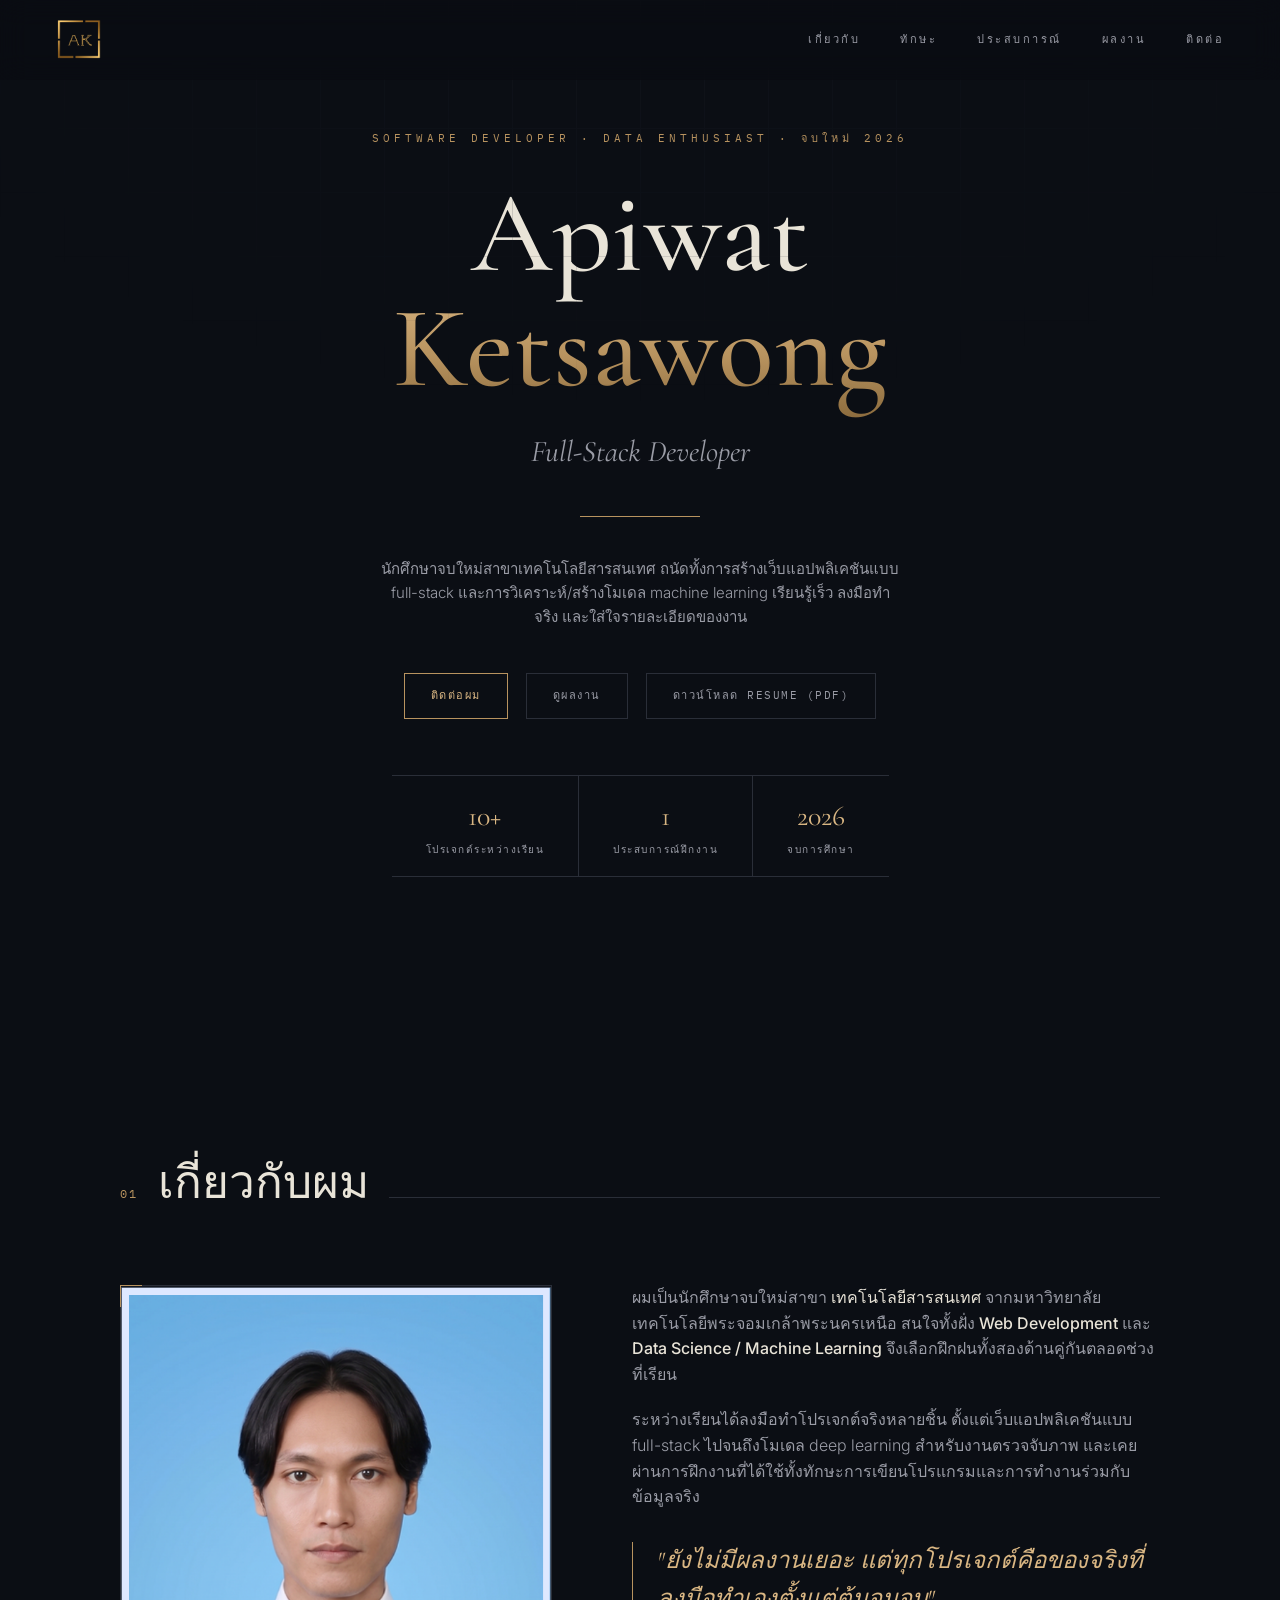
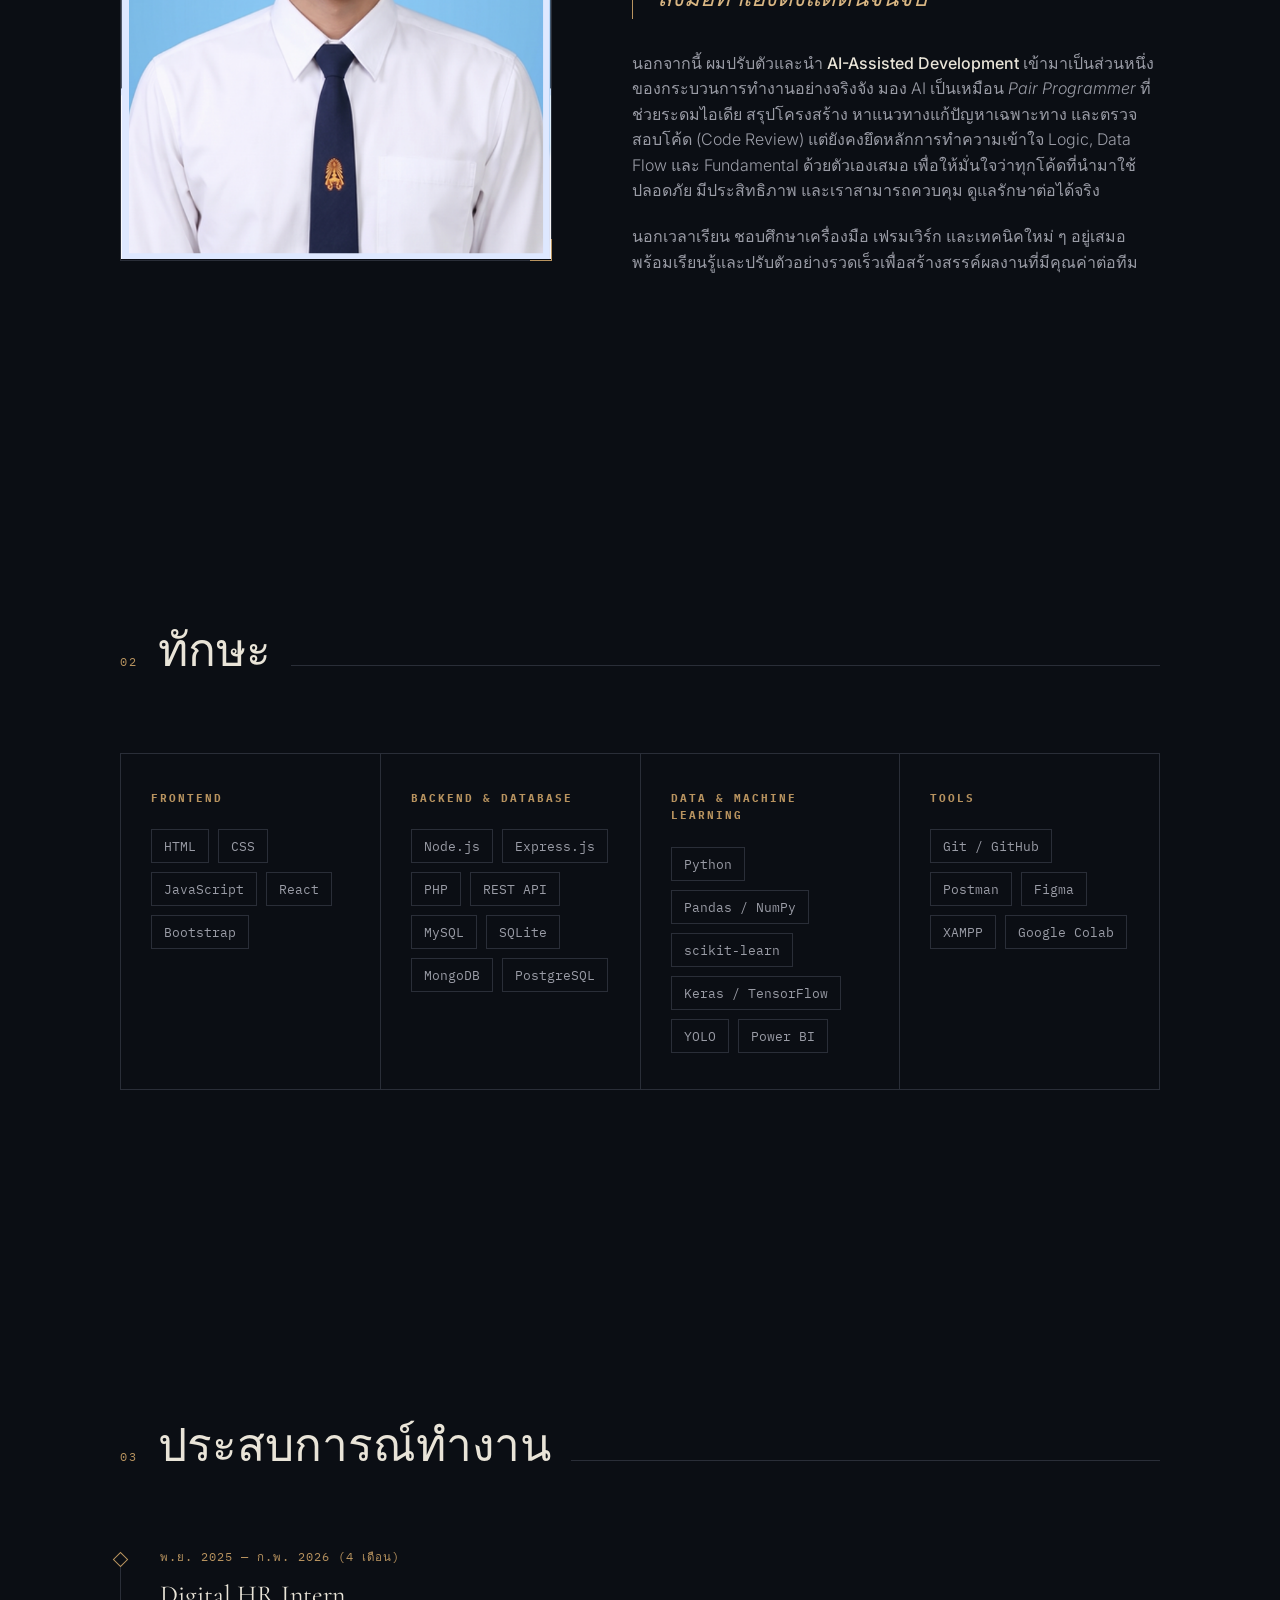
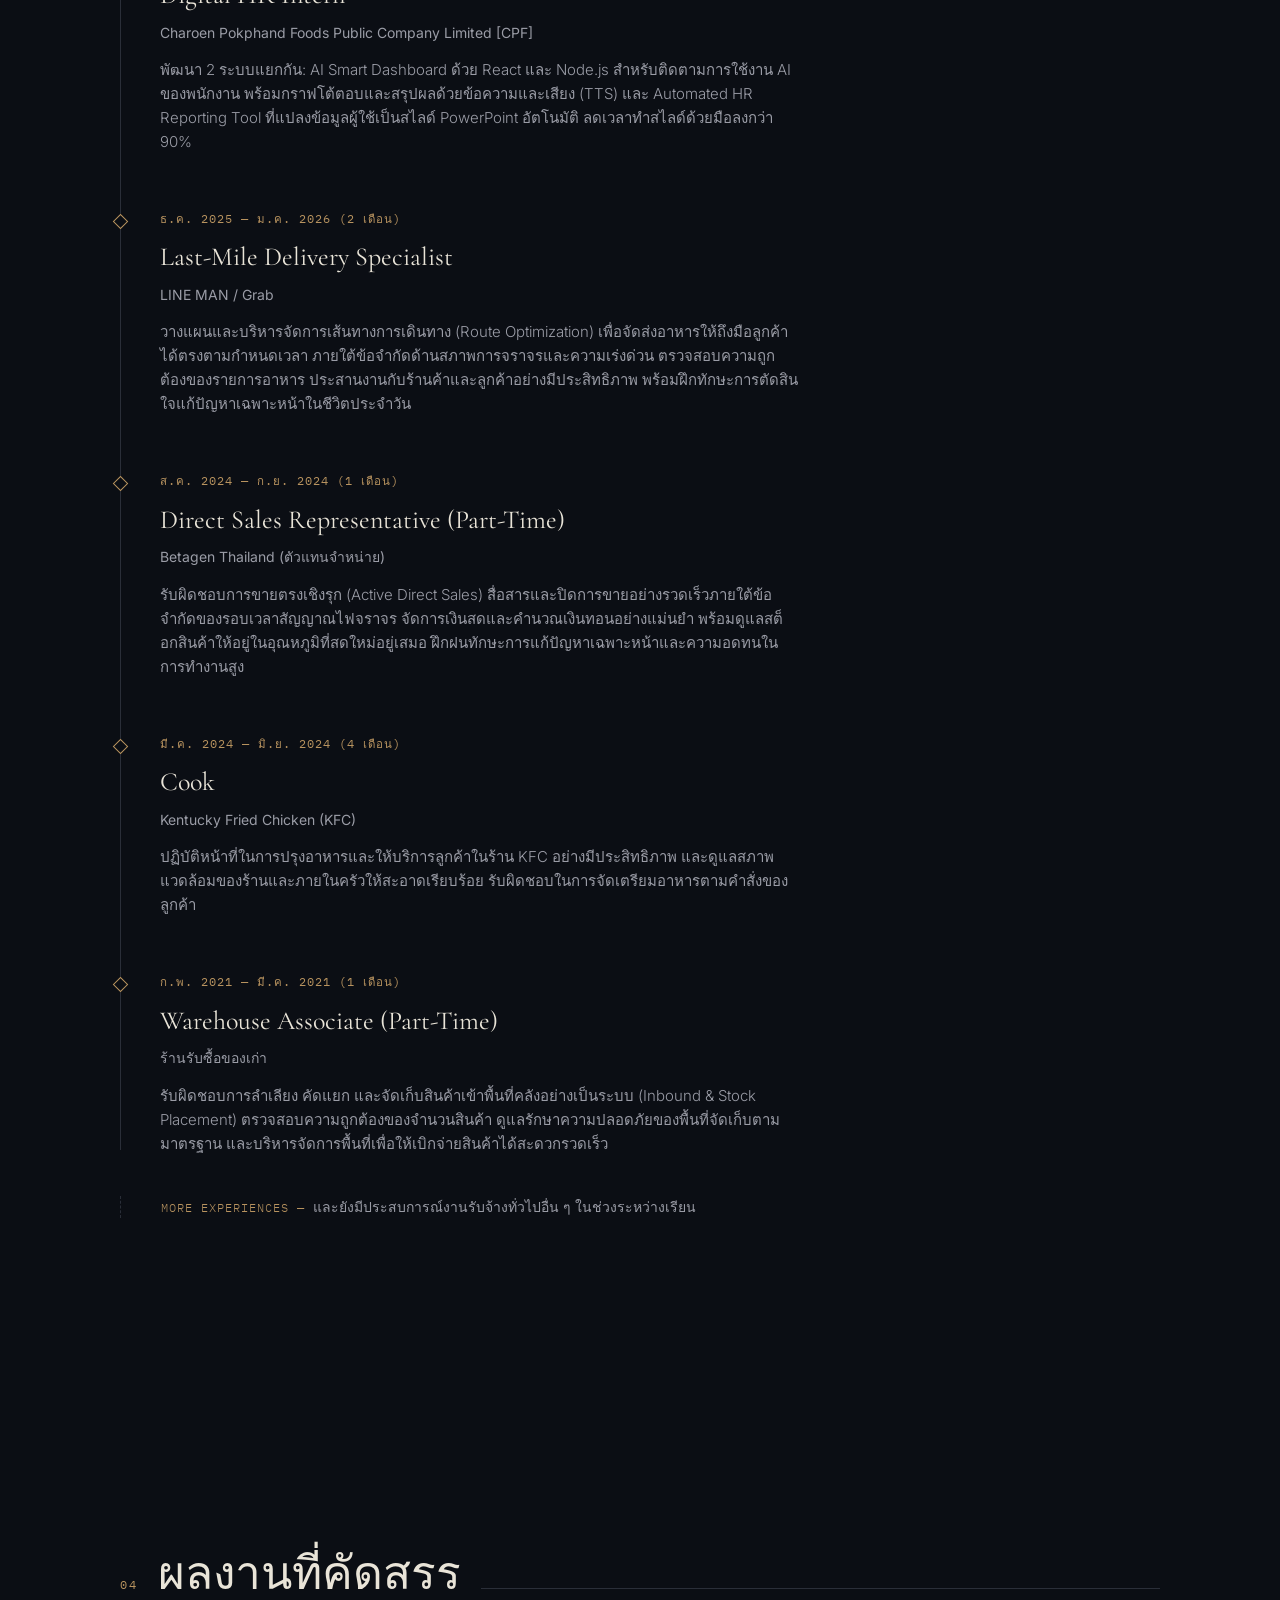
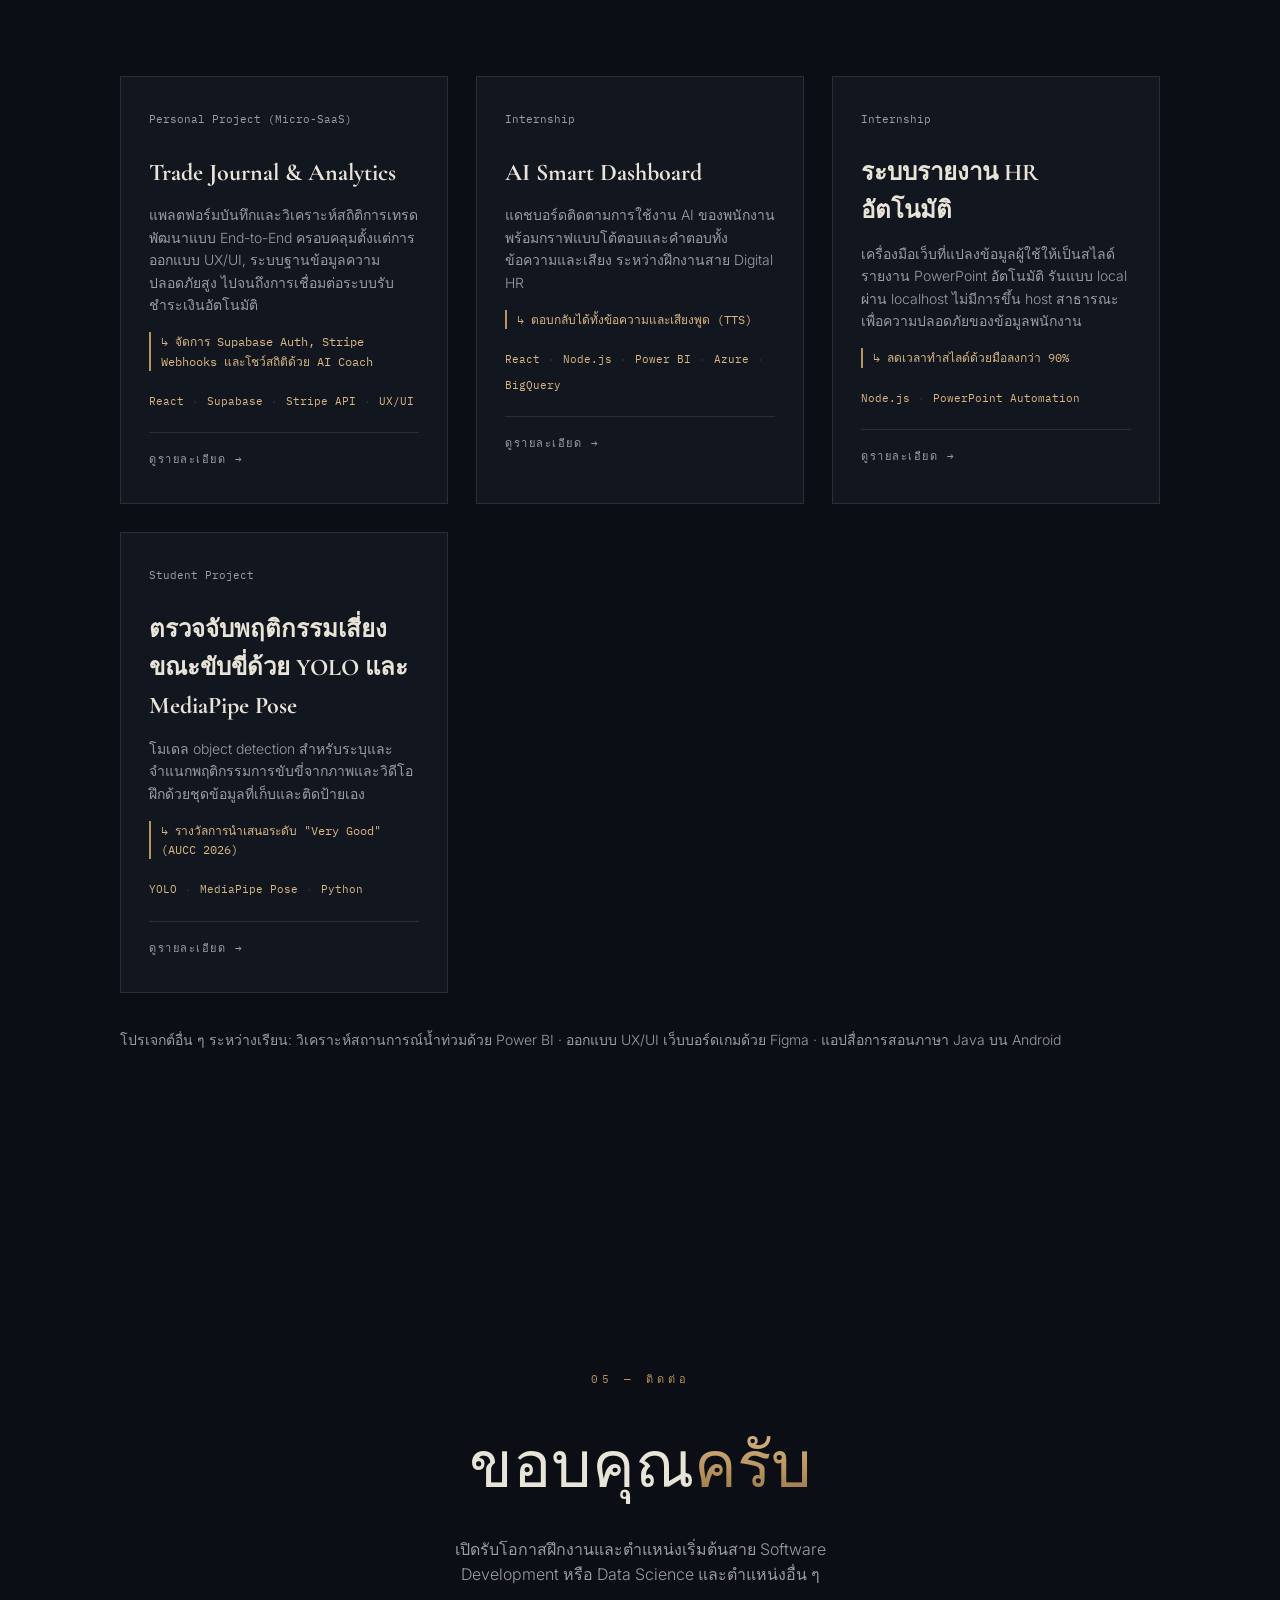
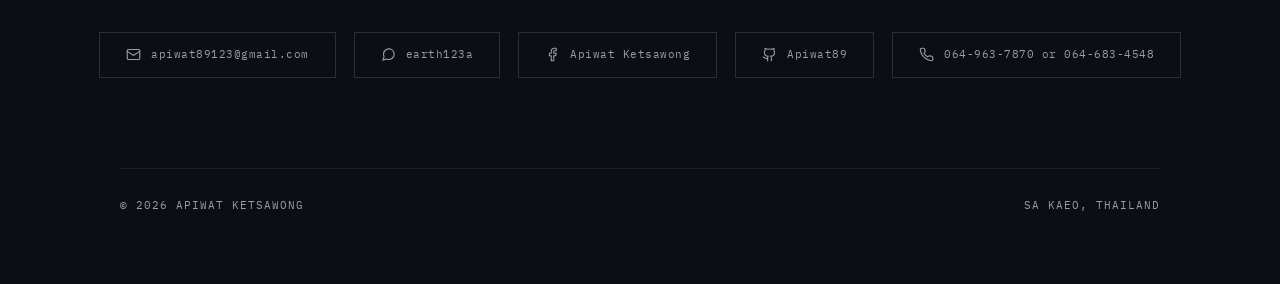
<file: index.html>
<!DOCTYPE html>
<html lang="th">
<head>
<meta charset="UTF-8">
<meta name="viewport" content="width=device-width, initial-scale=1.0">
<title>Apiwat Ketsawong — Software Developer & Data Enthusiast</title>
<link rel="preconnect" href="https://fonts.googleapis.com">
<link rel="preconnect" href="https://fonts.gstatic.com" crossorigin>
<link href="https://fonts.googleapis.com/css2?family=Cormorant+Garamond:ital,wght@0,400;0,500;0,600;1,400&family=Inter:wght@300;400;500;600&family=IBM+Plex+Mono:wght@400;500&display=swap" rel="stylesheet">
<link rel="stylesheet" href="styles.css">
<link rel="icon" type="image/png" href="image/logo.png">
</head>
<body>

<div class="grain"></div>

<nav>
  <img class="logo" src="image/logo.png" alt="Apiwat Ketsawong">
  <div class="nav-links">
    <a href="#about">เกี่ยวกับ</a>
    <a href="#skills">ทักษะ</a>
    <a href="#experience">ประสบการณ์</a>
    <a href="#work">ผลงาน</a>
    <a href="#contact">ติดต่อ</a>
  </div>
  <button class="nav-toggle" id="navToggle" aria-label="เปิดเมนู" aria-expanded="false" aria-controls="mobileNav">
    <span></span><span></span><span></span>
  </button>
</nav>

<div class="mobile-nav" id="mobileNav">
  <a href="#about">เกี่ยวกับ</a>
  <a href="#skills">ทักษะ</a>
  <a href="#experience">ประสบการณ์</a>
  <a href="#work">ผลงาน</a>
  <a href="#contact">ติดต่อ</a>
</div>

<header class="hero">
  <div class="eyebrow">Software Developer · Data Enthusiast · จบใหม่ 2026</div>
  <h1 class="name">Apiwat<br><span class="brass-text">Ketsawong</span></h1>
  <div class="role">Full-Stack Developer</div>
  <div class="hero-rule"></div>
  <p class="hero-tagline">นักศึกษาจบใหม่สาขาเทคโนโลยีสารสนเทศ ถนัดทั้งการสร้างเว็บแอปพลิเคชันแบบ full-stack และการวิเคราะห์/สร้างโมเดล machine learning เรียนรู้เร็ว ลงมือทำจริง และใส่ใจรายละเอียดของงาน</p>
  <div class="hero-links">
    <a class="plaque-btn primary" href="#contact">ติดต่อผม</a>
    <a class="plaque-btn" href="#work">ดูผลงาน</a>
    <a class="plaque-btn" href="resumeApiwat.pdf" download>ดาวน์โหลด Resume (PDF)</a>
  </div>
  <div class="stat-strip">
    <div class="stat"><div class="n">10+</div><div class="l">โปรเจกต์ระหว่างเรียน</div></div>
    <div class="stat"><div class="n">1</div><div class="l">ประสบการณ์ฝึกงาน</div></div>
    <div class="stat"><div class="n">2026</div><div class="l">จบการศึกษา</div></div>
  </div>
</header>

<section id="about">
  <div class="section-inner">
    <div class="section-head reveal">
      <span class="num">01</span><h2>เกี่ยวกับผม</h2><div class="rule"></div>
    </div>
    <div class="about-grid reveal">
      <div class="about-frame">
        <div class="corner tl"></div><div class="corner br"></div>
        <span class="initials brass-text"><img src="image/profile.png" alt="Apiwat Ketsawong"></span>
      </div>
<div class="about-text">
  <p>ผมเป็นนักศึกษาจบใหม่สาขา <strong>เทคโนโลยีสารสนเทศ</strong> จากมหาวิทยาลัยเทคโนโลยีพระจอมเกล้าพระนครเหนือ สนใจทั้งฝั่ง <strong>Web Development</strong> และ <strong>Data Science / Machine Learning</strong> จึงเลือกฝึกฝนทั้งสองด้านคู่กันตลอดช่วงที่เรียน</p>

  <p>ระหว่างเรียนได้ลงมือทำโปรเจกต์จริงหลายชิ้น ตั้งแต่เว็บแอปพลิเคชันแบบ full-stack ไปจนถึงโมเดล deep learning สำหรับงานตรวจจับภาพ และเคยผ่านการฝึกงานที่ได้ใช้ทั้งทักษะการเขียนโปรแกรมและการทำงานร่วมกับข้อมูลจริง</p>

  <div class="pull-quote">"ยังไม่มีผลงานเยอะ แต่ทุกโปรเจกต์คือของจริงที่ลงมือทำเองตั้งแต่ต้นจนจบ"</div>

  <p>นอกจากนี้ ผมปรับตัวและนำ <strong>AI-Assisted Development</strong> เข้ามาเป็นส่วนหนึ่งของกระบวนการทำงานอย่างจริงจัง มอง AI เป็นเหมือน <em>Pair Programmer</em> ที่ช่วยระดมไอเดีย สรุปโครงสร้าง หาแนวทางแก้ปัญหาเฉพาะทาง และตรวจสอบโค้ด (Code Review) แต่ยังคงยึดหลักการทำความเข้าใจ Logic, Data Flow และ Fundamental ด้วยตัวเองเสมอ เพื่อให้มั่นใจว่าทุกโค้ดที่นำมาใช้ ปลอดภัย มีประสิทธิภาพ และเราสามารถควบคุม ดูแลรักษาต่อได้จริง</p>

  <p>นอกเวลาเรียน ชอบศึกษาเครื่องมือ เฟรมเวิร์ก และเทคนิคใหม่ ๆ อยู่เสมอ พร้อมเรียนรู้และปรับตัวอย่างรวดเร็วเพื่อสร้างสรรค์ผลงานที่มีคุณค่าต่อทีม</p>
</div>
    </div>
  </div>
</section>

<section id="skills">
  <div class="section-inner">
    <div class="section-head reveal">
      <span class="num">02</span><h2>ทักษะ</h2><div class="rule"></div>
    </div>
    <div class="skill-groups reveal">
      <div class="skill-group">
        <h3>Frontend</h3>
        <div class="skill-tags">
          <span>HTML</span><span>CSS</span><span>JavaScript</span><span>React</span><span>Bootstrap</span>
        </div>
      </div>
      <div class="skill-group">
        <h3>Backend &amp; Database</h3>
        <div class="skill-tags">
          <span>Node.js</span><span>Express.js</span><span>PHP</span><span>REST API</span><span>MySQL</span><span>SQLite</span><span>MongoDB</span><span>PostgreSQL</span>
        </div>
      </div>
      <div class="skill-group">
        <h3>Data &amp; Machine Learning</h3>
        <div class="skill-tags">
          <span>Python</span><span>Pandas / NumPy</span><span>scikit-learn</span><span>Keras / TensorFlow</span><span>YOLO</span><span>Power BI</span>
        </div>
      </div>
      <div class="skill-group">
        <h3>Tools</h3>
        <div class="skill-tags">
          <span>Git / GitHub</span><span>Postman</span><span>Figma</span><span>XAMPP</span><span>Google Colab</span>
        </div>
      </div>
    </div>
  </div>
</section>

<section id="experience">
  <div class="section-inner">
    <div class="section-head reveal">
      <span class="num">03</span><h2>ประสบการณ์ทำงาน</h2><div class="rule"></div>
    </div>
    
    <!-- ใช้ timeline กล่องเดียวครอบทุกงาน -->
    <div class="timeline reveal">
      
        <!-- ประสบการณ์ที่ 1 -->
        <div class="tl-item">
          <div class="tl-date">พ.ย. 2025 — ก.พ. 2026 (4 เดือน)</div>
          <div class="tl-role">Digital HR Intern</div>
          <div class="tl-company">Charoen Pokphand Foods Public Company Limited [CPF]</div>
          <p class="tl-desc">พัฒนา 2 ระบบแยกกัน: AI Smart Dashboard ด้วย React และ Node.js สำหรับติดตามการใช้งาน AI ของพนักงาน พร้อมกราฟโต้ตอบและสรุปผลด้วยข้อความและเสียง (TTS) และ Automated HR Reporting Tool ที่แปลงข้อมูลผู้ใช้เป็นสไลด์ PowerPoint อัตโนมัติ ลดเวลาทำสไลด์ด้วยมือลงกว่า 90%</p>
        </div>

        <!-- ประสบการณ์ที่ 2 ) -->
        <div class="tl-item">
          <div class="tl-date">ธ.ค. 2025 — ม.ค. 2026 (2 เดือน)</div>
          <div class="tl-role">Last-Mile Delivery Specialist</div>
          <div class="tl-company">LINE MAN / Grab</div>
          <p class="tl-desc">วางแผนและบริหารจัดการเส้นทางการเดินทาง (Route Optimization) เพื่อจัดส่งอาหารให้ถึงมือลูกค้าได้ตรงตามกำหนดเวลา ภายใต้ข้อจำกัดด้านสภาพการจราจรและความเร่งด่วน ตรวจสอบความถูกต้องของรายการอาหาร ประสานงานกับร้านค้าและลูกค้าอย่างมีประสิทธิภาพ พร้อมฝึกทักษะการตัดสินใจแก้ปัญหาเฉพาะหน้าในชีวิตประจำวัน</p>
        </div>

        <!-- ประสบการณ์ที่ 3 ) -->
        <div class="tl-item">
          <div class="tl-date">ส.ค. 2024 — ก.ย. 2024 (1 เดือน)</div>
          <div class="tl-role">Direct Sales Representative (Part-Time)</div>
          <div class="tl-company">Betagen Thailand (ตัวแทนจำหน่าย)</div>
          <p class="tl-desc">รับผิดชอบการขายตรงเชิงรุก (Active Direct Sales) สื่อสารและปิดการขายอย่างรวดเร็วภายใต้ข้อจำกัดของรอบเวลาสัญญาณไฟจราจร จัดการเงินสดและคำนวณเงินทอนอย่างแม่นยำ พร้อมดูแลสต็อกสินค้าให้อยู่ในอุณหภูมิที่สดใหม่อยู่เสมอ ฝึกฝนทักษะการแก้ปัญหาเฉพาะหน้าและความอดทนในการทำงานสูง</p>
        </div>

        <!-- ประสบการณ์ที่ 4 ) -->
        <div class="tl-item">
          <div class="tl-date">มี.ค. 2024 — มิ.ย. 2024 (4 เดือน)</div>
          <div class="tl-role">Cook</div>
          <div class="tl-company">Kentucky Fried Chicken (KFC)</div>
          <p class="tl-desc">ปฏิบัติหน้าที่ในการปรุงอาหารและให้บริการลูกค้าในร้าน KFC อย่างมีประสิทธิภาพ และดูแลสภาพแวดล้อมของร้านและภายในครัวให้สะอาดเรียบร้อย รับผิดชอบในการจัดเตรียมอาหารตามคำสั่งของลูกค้า</p>
        </div>

        <!-- ประสบการณ์ที่ 5 ) -->
        <div class="tl-item">
          <div class="tl-date">ก.พ. 2021 — มี.ค. 2021 (1 เดือน)</div>
          <div class="tl-role">Warehouse Associate (Part-Time)</div>
          <div class="tl-company">ร้านรับซื้อของเก่า</div>
          <p class="tl-desc">รับผิดชอบการลำเลียง คัดแยก และจัดเก็บสินค้าเข้าพื้นที่คลังอย่างเป็นระบบ (Inbound & Stock Placement) ตรวจสอบความถูกต้องของจำนวนสินค้า ดูแลรักษาความปลอดภัยของพื้นที่จัดเก็บตามมาตรฐาน และบริหารจัดการพื้นที่เพื่อให้เบิกจ่ายสินค้าได้สะดวกรวดเร็ว</p>
        </div>  

    </div>
    <!-- หมายเหตุประสบการณ์อื่น ๆ -->
    <p style="margin-top: 40px; padding-left: 40px; color: var(--ink-dim); font-size: 14px; font-weight: 300; border-left: 1px dashed var(--line);">
      <span style="color: var(--brass); font-family: var(--mono); font-size: 12px; letter-spacing: 1px;">MORE EXPERIENCES — </span>
      และยังมีประสบการณ์งานรับจ้างทั่วไปอื่น ๆ ในช่วงระหว่างเรียน
    </p>
  </div>
</section>

<section id="work">
  <div class="section-inner">
    <div class="section-head reveal">
      <span class="num">04</span><h2>ผลงานที่คัดสรร</h2><div class="rule"></div>
    </div>
      <div class="project-grid reveal">
      <!-- การ์ด 1: Trade Journal -->
      <a class="project-card" href="project-1.html">
        <div class="corner tl"></div><div class="corner br"></div>
        <div class="project-num">Personal Project (Micro-SaaS)</div>
        <h3>Trade Journal &amp; Analytics</h3>
        <p>แพลตฟอร์มบันทึกและวิเคราะห์สถิติการเทรด พัฒนาแบบ End-to-End ครอบคลุมตั้งแต่การออกแบบ UX/UI, ระบบฐานข้อมูลความปลอดภัยสูง ไปจนถึงการเชื่อมต่อระบบรับชำระเงินอัตโนมัติ</p>
        <div class="project-impact">↳ จัดการ Supabase Auth, Stripe Webhooks และโชว์สถิติด้วย AI Coach</div>
        <div class="project-tags"><span>React</span><span>Supabase</span><span>Stripe API</span><span>UX/UI</span></div>
        <div class="project-view">ดูรายละเอียด →</div>
      </a>

      <!-- การ์ด 2: AI Smart Dashboard -->
      <a class="project-card" href="project-2.html">    
        <div class="corner tl"></div><div class="corner br"></div>
        <div class="project-num">Internship</div>
        <h3>AI Smart Dashboard</h3>
        <p>แดชบอร์ดติดตามการใช้งาน AI ของพนักงาน พร้อมกราฟแบบโต้ตอบและคำตอบทั้งข้อความและเสียง ระหว่างฝึกงานสาย Digital HR</p>   
        <div class="project-impact">↳ ตอบกลับได้ทั้งข้อความและเสียงพูด (TTS)</div>
        <div class="project-tags"><span>React</span><span>Node.js</span><span>Power BI</span><span>Azure</span><span>BigQuery</span></div>
        <div class="project-view">ดูรายละเอียด →</div>
      </a>

      <!-- การ์ด 3: ระบบรายงาน HR อัตโนมัติ -->
      <a class="project-card" href="project-3.html">    
        <div class="corner tl"></div><div class="corner br"></div>
        <div class="project-num">Internship</div>
        <h3>ระบบรายงาน HR อัตโนมัติ</h3>
        <p>เครื่องมือเว็บที่แปลงข้อมูลผู้ใช้ให้เป็นสไลด์รายงาน PowerPoint อัตโนมัติ รันแบบ local ผ่าน localhost ไม่มีการขึ้น host สาธารณะ เพื่อความปลอดภัยของข้อมูลพนักงาน</p>   
        <div class="project-impact">↳ ลดเวลาทำสไลด์ด้วยมือลงกว่า 90%</div>
        <div class="project-tags"><span>Node.js</span><span>PowerPoint Automation</span></div>
        <div class="project-view">ดูรายละเอียด →</div>
      </a>

      <!-- การ์ด 4: ตรวจจับพฤติกรรมเสี่ยง -->
      <a class="project-card" href="project-4.html">
        <div class="corner tl"></div><div class="corner br"></div>
        <div class="project-num">Student Project</div>
        <h3>ตรวจจับพฤติกรรมเสี่ยงขณะขับขี่ด้วย YOLO และ MediaPipe Pose</h3>
        <p>โมเดล object detection สำหรับระบุและจำแนกพฤติกรรมการขับขี่จากภาพและวิดีโอ ฝึกด้วยชุดข้อมูลที่เก็บและติดป้ายเอง</p>
        <div class="project-impact">↳ รางวัลการนำเสนอระดับ "Very Good" (AUCC 2026)</div>
        <div class="project-tags"><span>YOLO</span><span>MediaPipe Pose</span><span>Python</span></div>
        <div class="project-view">ดูรายละเอียด →</div>
      </a>
    </div>
    <p style="margin-top:36px; color:var(--ink-dim); font-size:14px; font-weight:300;">โปรเจกต์อื่น ๆ ระหว่างเรียน: วิเคราะห์สถานการณ์น้ำท่วมด้วย Power BI · ออกแบบ UX/UI เว็บบอร์ดเกมด้วย Figma · แอปสื่อการสอนภาษา Java บน Android</p>
  </div>
</section>  

<footer id="contact">
  <div class="eyebrow">05 — ติดต่อ</div>
  <h2>ขอบคุณ<span class="brass-text">ครับ</span></h2>
  <p>เปิดรับโอกาสฝึกงานและตำแหน่งเริ่มต้นสาย Software Development หรือ Data Science และตำแหน่งอื่น ๆ</p>
  <div class="footer-links">
<a class="plaque-btn" href="mailto:apiwat89123@gmail.com">
  <svg width="15" height="15" viewBox="0 0 24 24" fill="none" stroke="currentColor" stroke-width="1.8" stroke-linecap="round" stroke-linejoin="round">
    <rect width="20" height="16" x="2" y="4" rx="2"/><path d="m22 7-8.97 5.7a1.94 1.94 0 0 1-2.06 0L2 7"/>
  </svg>
  <span>apiwat89123@gmail.com</span>
</a>

<a class="plaque-btn" href="https://line.me/ti/p/~earth123a" target="_blank" rel="noopener noreferrer">
  <svg width="15" height="15" viewBox="0 0 24 24" fill="none" stroke="currentColor" stroke-width="1.8" stroke-linecap="round" stroke-linejoin="round">
    <path d="M21 11.5a8.38 8.38 0 0 1-.9 3.8 8.5 8.5 0 0 1-7.6 4.7 8.38 8.38 0 0 1-3.8-.9L3 21l1.9-5.7a8.38 8.38 0 0 1-.9-3.8 8.5 8.5 0 0 1 4.7-7.6 8.38 8.38 0 0 1 3.8-.9h.5a8.48 8.48 0 0 1 8 8v.5z"/>
  </svg>
  <span>earth123a</span>
</a>

<a class="plaque-btn" href="https://www.facebook.com/apiwat.ketsawong.2025" target="_blank" rel="noopener noreferrer">
  <svg width="15" height="15" viewBox="0 0 24 24" fill="none" stroke="currentColor" stroke-width="1.8" stroke-linecap="round" stroke-linejoin="round">
    <path d="M18 2h-3a5 5 0 0 0-5 5v3H7v4h3v8h4v-8h3l1-4h-4V7a1 1 0 0 1 1-1h3z"/>
  </svg>
  <span>Apiwat Ketsawong</span>
</a>

<a class="plaque-btn" href="https://github.com/Apiwat89" target="_blank" rel="noopener noreferrer">
  <svg width="15" height="15" viewBox="0 0 24 24" fill="none" stroke="currentColor" stroke-width="1.8" stroke-linecap="round" stroke-linejoin="round">
    <path d="M15 22v-4a4.8 4.8 0 0 0-1-3.5c3 0 6-2 6-5.5.08-1.25-.27-2.48-1-3.5.28-1.15.28-2.35 0-3.5 0 0-1 0-3 1.5-2.64-.5-5.36-.5-8 0C6 2 5 2 5 2c-.3 1.15-.3 2.35 0 3.5A5.403 5.403 0 0 0 4 9c0 3.5 3 5.5 6 5.5-.39.49-.68 1.05-.85 1.65-.17.6-.22 1.23-.15 1.85v4"/>
    <path d="M9 18c-4.51 2-5-2-7-2"/>
  </svg>
  <span>Apiwat89</span>
</a>

<a class="plaque-btn" href="tel:0649637870">
  <svg width="15" height="15" viewBox="0 0 24 24" fill="none" stroke="currentColor" stroke-width="1.8" stroke-linecap="round" stroke-linejoin="round">
    <path d="M22 16.92v3a2 2 0 0 1-2.18 2 19.79 19.79 0 0 1-8.63-3.07 19.5 19.5 0 0 1-6-6 19.79 19.79 0 0 1-3.07-8.67A2 2 0 0 1 4.11 2h3a2 2 0 0 1 2 1.72 12.84 12.84 0 0 0 .7 2.81 2 2 0 0 1-.45 2.11L8.09 9.91a16 16 0 0 0 6 6l1.27-1.27a2 2 0 0 1 2.11-.45 12.84 12.84 0 0 0 2.81.7A2 2 0 0 1 22 16.92z"/>
  </svg>
  <span>064-963-7870 or 064-683-4548</span>
</a>
  </div>
  <div class="footer-inner" style="max-width:1040px; margin:0 auto;">
    <div class="footer-bottom">
      <span>© 2026 APIWAT KETSAWONG</span>
      <span>SA KAEO, THAILAND</span>
    </div>
  </div>
</footer>

<script src="script.js"></script>

</body>
</html>
</file>
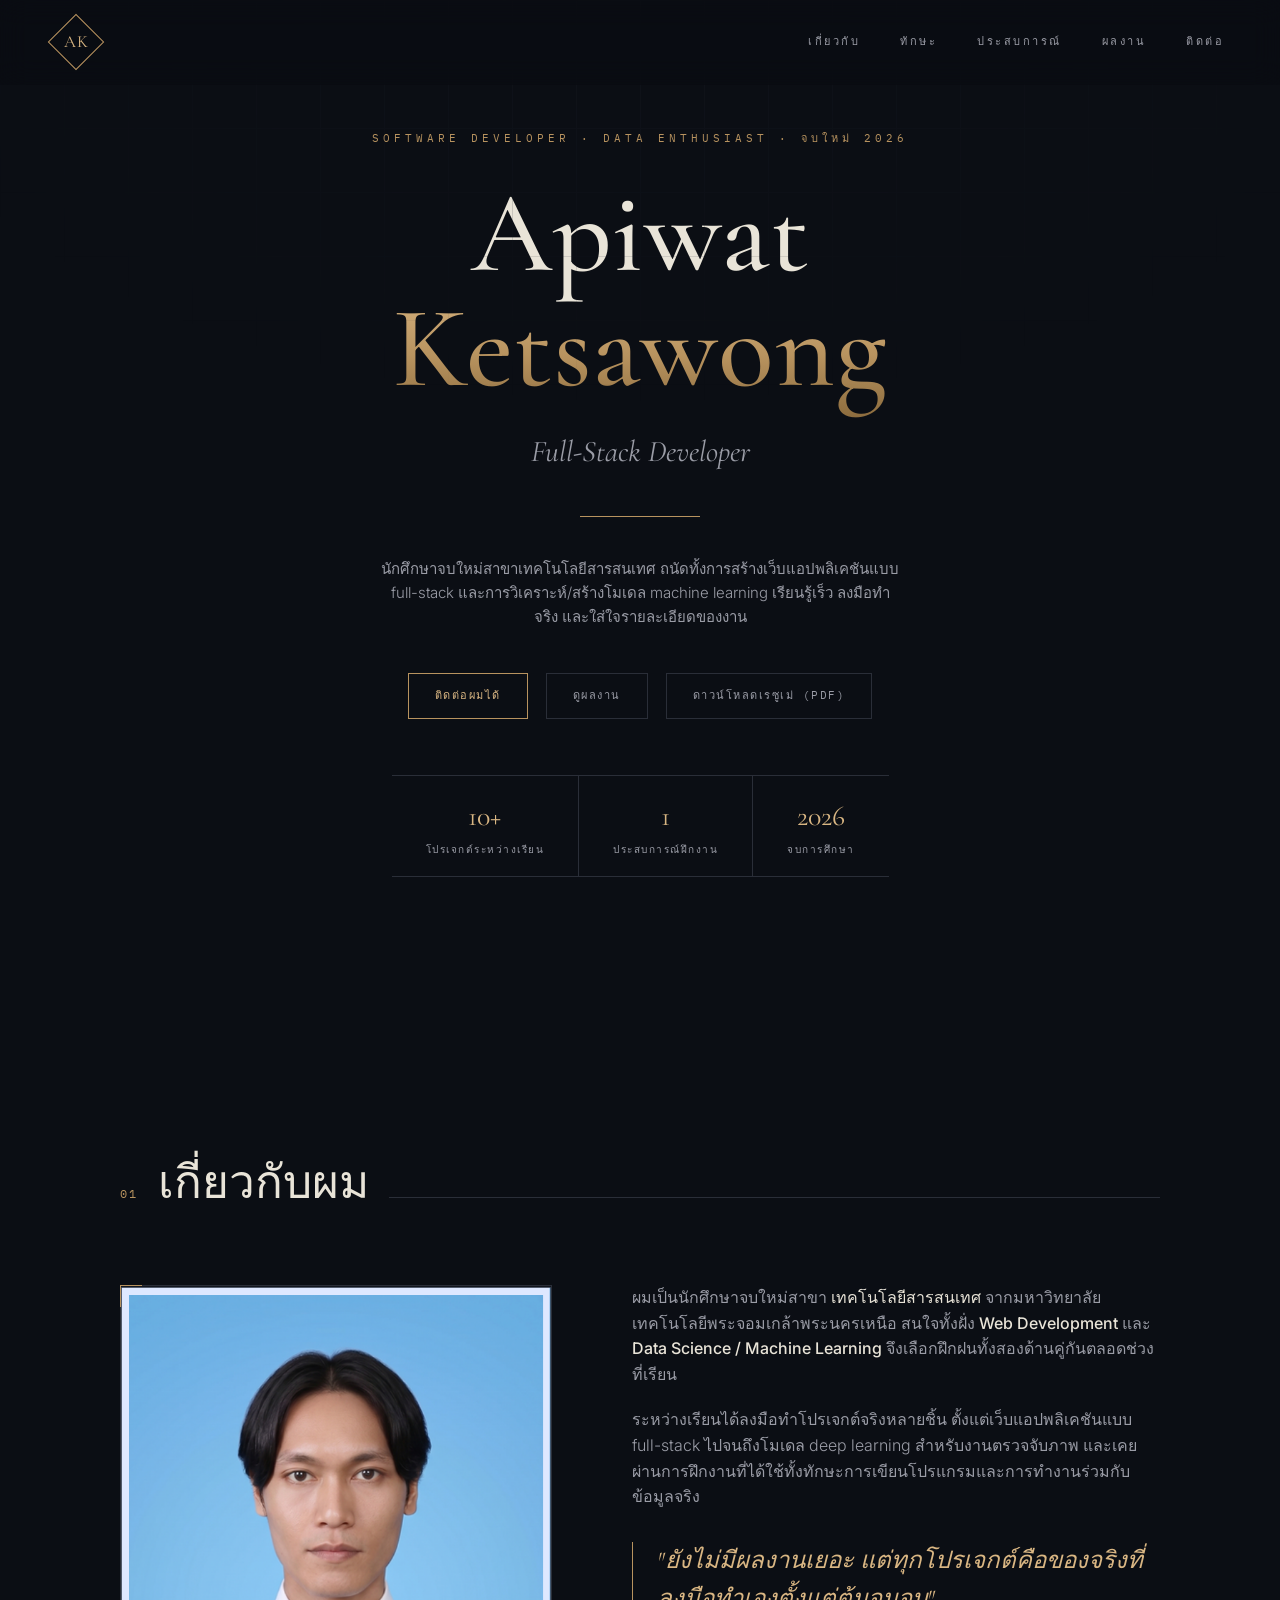
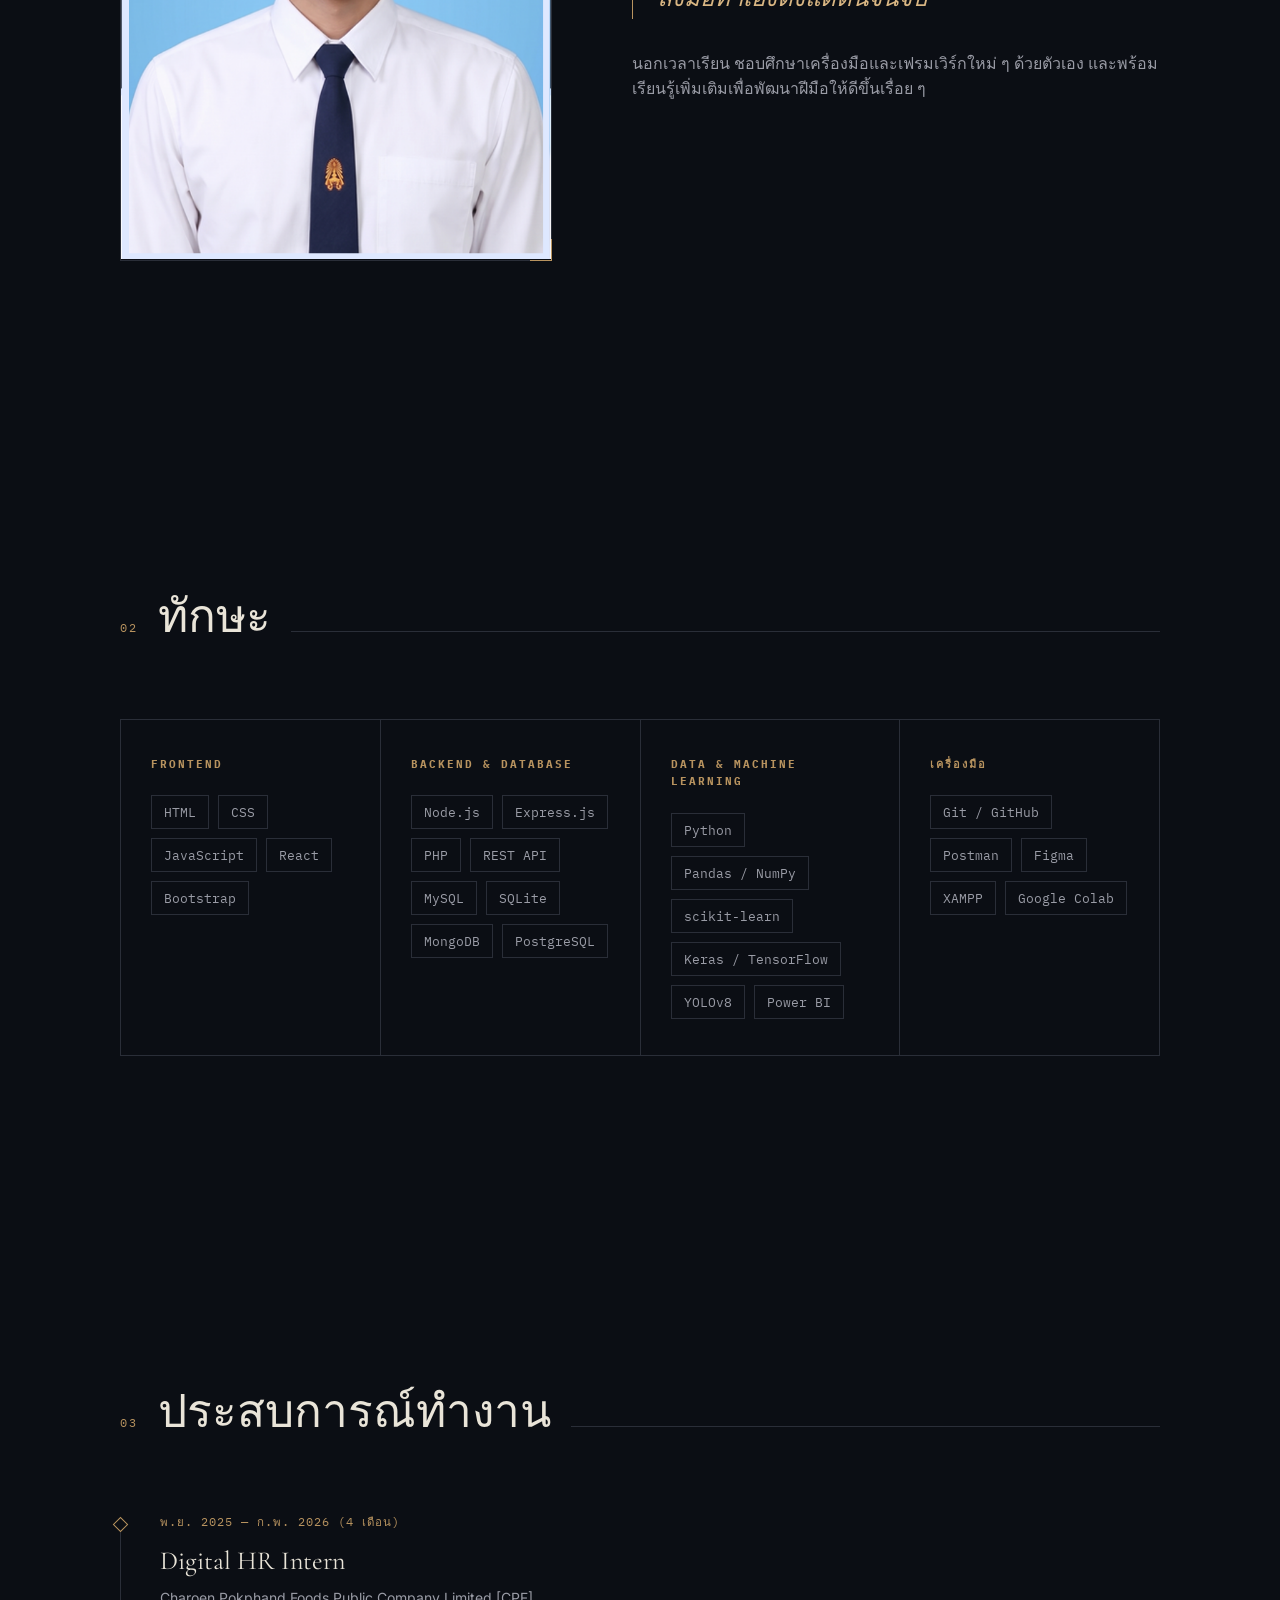
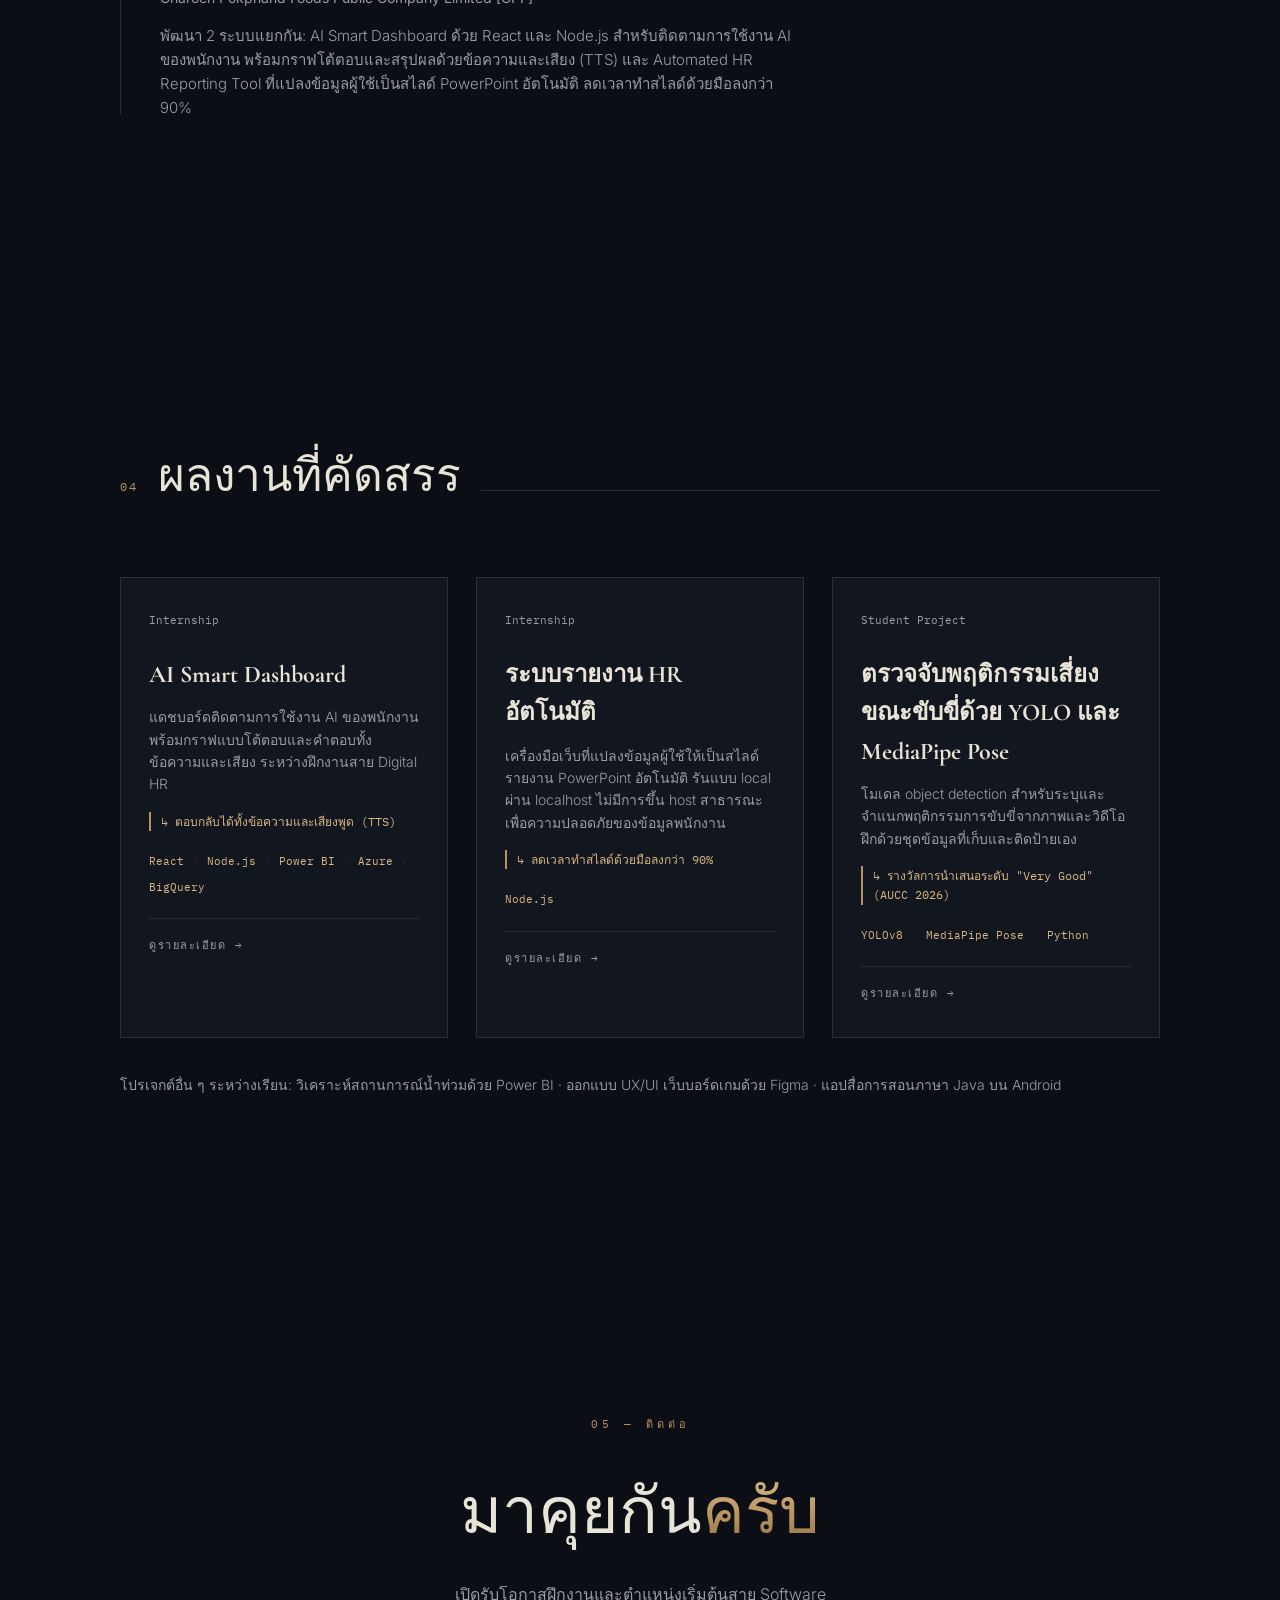
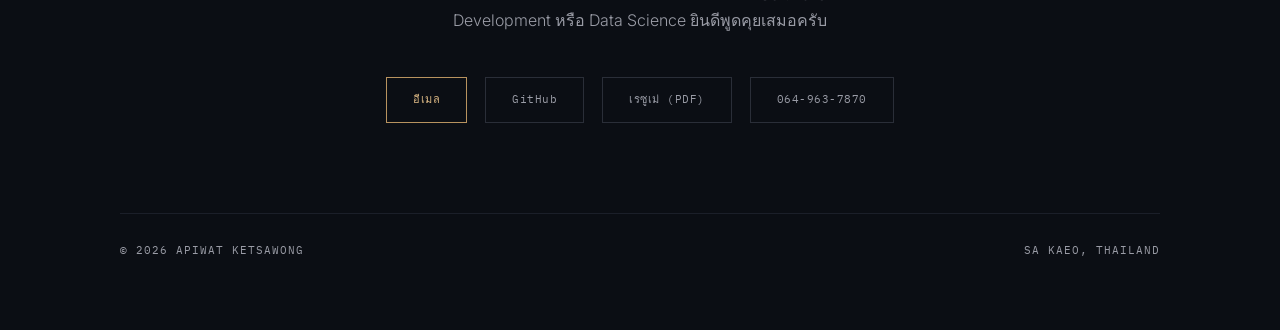
<file: home.html>
<!DOCTYPE html>
<html lang="th">
<head>
<meta charset="UTF-8">
<meta name="viewport" content="width=device-width, initial-scale=1.0">
<title>Apiwat Ketsawong — Software Developer & Data Enthusiast</title>
<link rel="preconnect" href="https://fonts.googleapis.com">
<link rel="preconnect" href="https://fonts.gstatic.com" crossorigin>
<link href="https://fonts.googleapis.com/css2?family=Cormorant+Garamond:ital,wght@0,400;0,500;0,600;1,400&family=Inter:wght@300;400;500;600&family=IBM+Plex+Mono:wght@400;500&display=swap" rel="stylesheet">
<link rel="stylesheet" href="styles.css">
</head>
<body>

<div class="grain"></div>

<nav>
  <div class="monogram"><span>AK</span></div>
  <div class="nav-links">
    <a href="#about">เกี่ยวกับ</a>
    <a href="#skills">ทักษะ</a>
    <a href="#experience">ประสบการณ์</a>
    <a href="#work">ผลงาน</a>
    <a href="#contact">ติดต่อ</a>
  </div>
  <button class="nav-toggle" id="navToggle" aria-label="เปิดเมนู" aria-expanded="false" aria-controls="mobileNav">
    <span></span><span></span><span></span>
  </button>
</nav>

<div class="mobile-nav" id="mobileNav">
  <a href="#about">เกี่ยวกับ</a>
  <a href="#skills">ทักษะ</a>
  <a href="#experience">ประสบการณ์</a>
  <a href="#work">ผลงาน</a>
  <a href="#contact">ติดต่อ</a>
</div>

<header class="hero">
  <div class="eyebrow">Software Developer · Data Enthusiast · จบใหม่ 2026</div>
  <h1 class="name">Apiwat<br><span class="brass-text">Ketsawong</span></h1>
  <div class="role">Full-Stack Developer</div>
  <div class="hero-rule"></div>
  <p class="hero-tagline">นักศึกษาจบใหม่สาขาเทคโนโลยีสารสนเทศ ถนัดทั้งการสร้างเว็บแอปพลิเคชันแบบ full-stack และการวิเคราะห์/สร้างโมเดล machine learning เรียนรู้เร็ว ลงมือทำจริง และใส่ใจรายละเอียดของงาน</p>
  <div class="hero-links">
    <a class="plaque-btn primary" href="#contact">ติดต่อผมได้</a>
    <a class="plaque-btn" href="#work">ดูผลงาน</a>
    <a class="plaque-btn" href="resumeApiwat.pdf" download>ดาวน์โหลดเรซูเม่ (PDF)</a>
  </div>
  <div class="stat-strip">
    <div class="stat"><div class="n">10+</div><div class="l">โปรเจกต์ระหว่างเรียน</div></div>
    <div class="stat"><div class="n">1</div><div class="l">ประสบการณ์ฝึกงาน</div></div>
    <div class="stat"><div class="n">2026</div><div class="l">จบการศึกษา</div></div>
  </div>
</header>

<section id="about">
  <div class="section-inner">
    <div class="section-head reveal">
      <span class="num">01</span><h2>เกี่ยวกับผม</h2><div class="rule"></div>
    </div>
    <div class="about-grid reveal">
      <div class="about-frame">
        <div class="corner tl"></div><div class="corner br"></div>
        <span class="initials brass-text"><img src="image/profile.png" alt="Apiwat Ketsawong"></span>
      </div>
      <div class="about-text">
        <p>ผมเป็นนักศึกษาจบใหม่สาขา <strong>เทคโนโลยีสารสนเทศ</strong> จากมหาวิทยาลัยเทคโนโลยีพระจอมเกล้าพระนครเหนือ สนใจทั้งฝั่ง <strong>Web Development</strong> และ <strong>Data Science / Machine Learning</strong> จึงเลือกฝึกฝนทั้งสองด้านคู่กันตลอดช่วงที่เรียน</p>
        <p>ระหว่างเรียนได้ลงมือทำโปรเจกต์จริงหลายชิ้น ตั้งแต่เว็บแอปพลิเคชันแบบ full-stack ไปจนถึงโมเดล deep learning สำหรับงานตรวจจับภาพ และเคยผ่านการฝึกงานที่ได้ใช้ทั้งทักษะการเขียนโปรแกรมและการทำงานร่วมกับข้อมูลจริง</p>
        <div class="pull-quote">"ยังไม่มีผลงานเยอะ แต่ทุกโปรเจกต์คือของจริงที่ลงมือทำเองตั้งแต่ต้นจนจบ"</div>
        <p>นอกเวลาเรียน ชอบศึกษาเครื่องมือและเฟรมเวิร์กใหม่ ๆ ด้วยตัวเอง และพร้อมเรียนรู้เพิ่มเติมเพื่อพัฒนาฝีมือให้ดีขึ้นเรื่อย ๆ</p>
      </div>
    </div>
  </div>
</section>

<section id="skills">
  <div class="section-inner">
    <div class="section-head reveal">
      <span class="num">02</span><h2>ทักษะ</h2><div class="rule"></div>
    </div>
    <div class="skill-groups reveal">
      <div class="skill-group">
        <h3>Frontend</h3>
        <div class="skill-tags">
          <span>HTML</span><span>CSS</span><span>JavaScript</span><span>React</span><span>Bootstrap</span>
        </div>
      </div>
      <div class="skill-group">
        <h3>Backend &amp; Database</h3>
        <div class="skill-tags">
          <span>Node.js</span><span>Express.js</span><span>PHP</span><span>REST API</span><span>MySQL</span><span>SQLite</span><span>MongoDB</span><span>PostgreSQL</span>
        </div>
      </div>
      <div class="skill-group">
        <h3>Data &amp; Machine Learning</h3>
        <div class="skill-tags">
          <span>Python</span><span>Pandas / NumPy</span><span>scikit-learn</span><span>Keras / TensorFlow</span><span>YOLOv8</span><span>Power BI</span>
        </div>
      </div>
      <div class="skill-group">
        <h3>เครื่องมือ</h3>
        <div class="skill-tags">
          <span>Git / GitHub</span><span>Postman</span><span>Figma</span><span>XAMPP</span><span>Google Colab</span>
        </div>
      </div>
    </div>
  </div>
</section>

<section id="experience">
  <div class="section-inner">
    <div class="section-head reveal">
      <span class="num">03</span><h2>ประสบการณ์ทำงาน</h2><div class="rule"></div>
    </div>
    <div class="timeline reveal">
      <div class="tl-item">
        <div class="tl-date">พ.ย. 2025 — ก.พ. 2026 (4 เดือน)</div>
        <div class="tl-role">Digital HR Intern</div>
        <div class="tl-company">Charoen Pokphand Foods Public Company Limited [CPF]</div>
        <p class="tl-desc">พัฒนา 2 ระบบแยกกัน: AI Smart Dashboard ด้วย React และ Node.js สำหรับติดตามการใช้งาน AI ของพนักงาน พร้อมกราฟโต้ตอบและสรุปผลด้วยข้อความและเสียง (TTS) และ Automated HR Reporting Tool ที่แปลงข้อมูลผู้ใช้เป็นสไลด์ PowerPoint อัตโนมัติ ลดเวลาทำสไลด์ด้วยมือลงกว่า 90%</p>
      </div>
    </div>
  </div>
</section>

<section id="work">
  <div class="section-inner">
    <div class="section-head reveal">
      <span class="num">04</span><h2>ผลงานที่คัดสรร</h2><div class="rule"></div>
    </div>
    <div class="project-grid reveal">
      <a class="project-card" href="project-1.html">
        <div class="corner tl"></div><div class="corner br"></div>
        <div class="project-num">Internship</div>
        <h3>AI Smart Dashboard</h3>
        <p>แดชบอร์ดติดตามการใช้งาน AI ของพนักงาน พร้อมกราฟแบบโต้ตอบและคำตอบทั้งข้อความและเสียง ระหว่างฝึกงานสาย Digital HR</p>
        <div class="project-impact">↳ ตอบกลับได้ทั้งข้อความและเสียงพูด (TTS)</div>
        <div class="project-tags"><span>React</span><span>Node.js</span><span>Power BI</span><span>Azure</span><span>BigQuery</span></div>
        <div class="project-view">ดูรายละเอียด →</div>
      </a>
      <a class="project-card" href="project-2.html">    
        <div class="corner tl"></div><div class="corner br"></div>
        <div class="project-num">Internship</div>
        <h3>ระบบรายงาน HR อัตโนมัติ</h3>
        <p>เครื่องมือเว็บที่แปลงข้อมูลผู้ใช้ให้เป็นสไลด์รายงาน PowerPoint อัตโนมัติ รันแบบ local ผ่าน localhost ไม่มีการขึ้น host สาธารณะ เพื่อความปลอดภัยของข้อมูลพนักงาน</p>   
        <div class="project-impact">↳ ลดเวลาทำสไลด์ด้วยมือลงกว่า 90%</div>
        <div class="project-tags"><span>Node.js</span></div>
        <div class="project-view">ดูรายละเอียด →</div>
      </a>
      <a class="project-card" href="project-3.html">
        <div class="corner tl"></div><div class="corner br"></div>
        <div class="project-num">Student Project</div>
        <h3>ตรวจจับพฤติกรรมเสี่ยงขณะขับขี่ด้วย YOLO และ MediaPipe Pose</h3>
        <p>โมเดล object detection สำหรับระบุและจำแนกพฤติกรรมการขับขี่จากภาพและวิดีโอ ฝึกด้วยชุดข้อมูลที่เก็บและติดป้ายเอง</p>
        <div class="project-impact">↳ รางวัลการนำเสนอระดับ "Very Good" (AUCC 2026)</div>
        <div class="project-tags"><span>YOLOv8</span><span>MediaPipe Pose</span><span>Python</span></div>
        <div class="project-view">ดูรายละเอียด →</div>
      </a>
    </div>
    <p style="margin-top:36px; color:var(--ink-dim); font-size:14px; font-weight:300;">โปรเจกต์อื่น ๆ ระหว่างเรียน: วิเคราะห์สถานการณ์น้ำท่วมด้วย Power BI · ออกแบบ UX/UI เว็บบอร์ดเกมด้วย Figma · แอปสื่อการสอนภาษา Java บน Android</p>
  </div>
</section>

<footer id="contact">
  <div class="eyebrow">05 — ติดต่อ</div>
  <h2>มาคุยกัน<span class="brass-text">ครับ</span></h2>
  <p>เปิดรับโอกาสฝึกงานและตำแหน่งเริ่มต้นสาย Software Development หรือ Data Science ยินดีพูดคุยเสมอครับ</p>
  <div class="footer-links">
    <a class="plaque-btn primary" href="mailto:apiwat89123@gmail.com">อีเมล</a>
    <a class="plaque-btn" href="https://github.com/Apiwat89">GitHub</a>
    <a class="plaque-btn" href="resumeApiwat.pdf" download>เรซูเม่ (PDF)</a>
    <a class="plaque-btn" href="tel:0649637870">064-963-7870</a>
  </div>
  <div class="footer-inner" style="max-width:1040px; margin:0 auto;">
    <div class="footer-bottom">
      <span>© 2026 APIWAT KETSAWONG</span>
      <span>SA KAEO, THAILAND</span>
    </div>
  </div>
</footer>

<script src="script.js"></script>

</body>
</html>
</file>
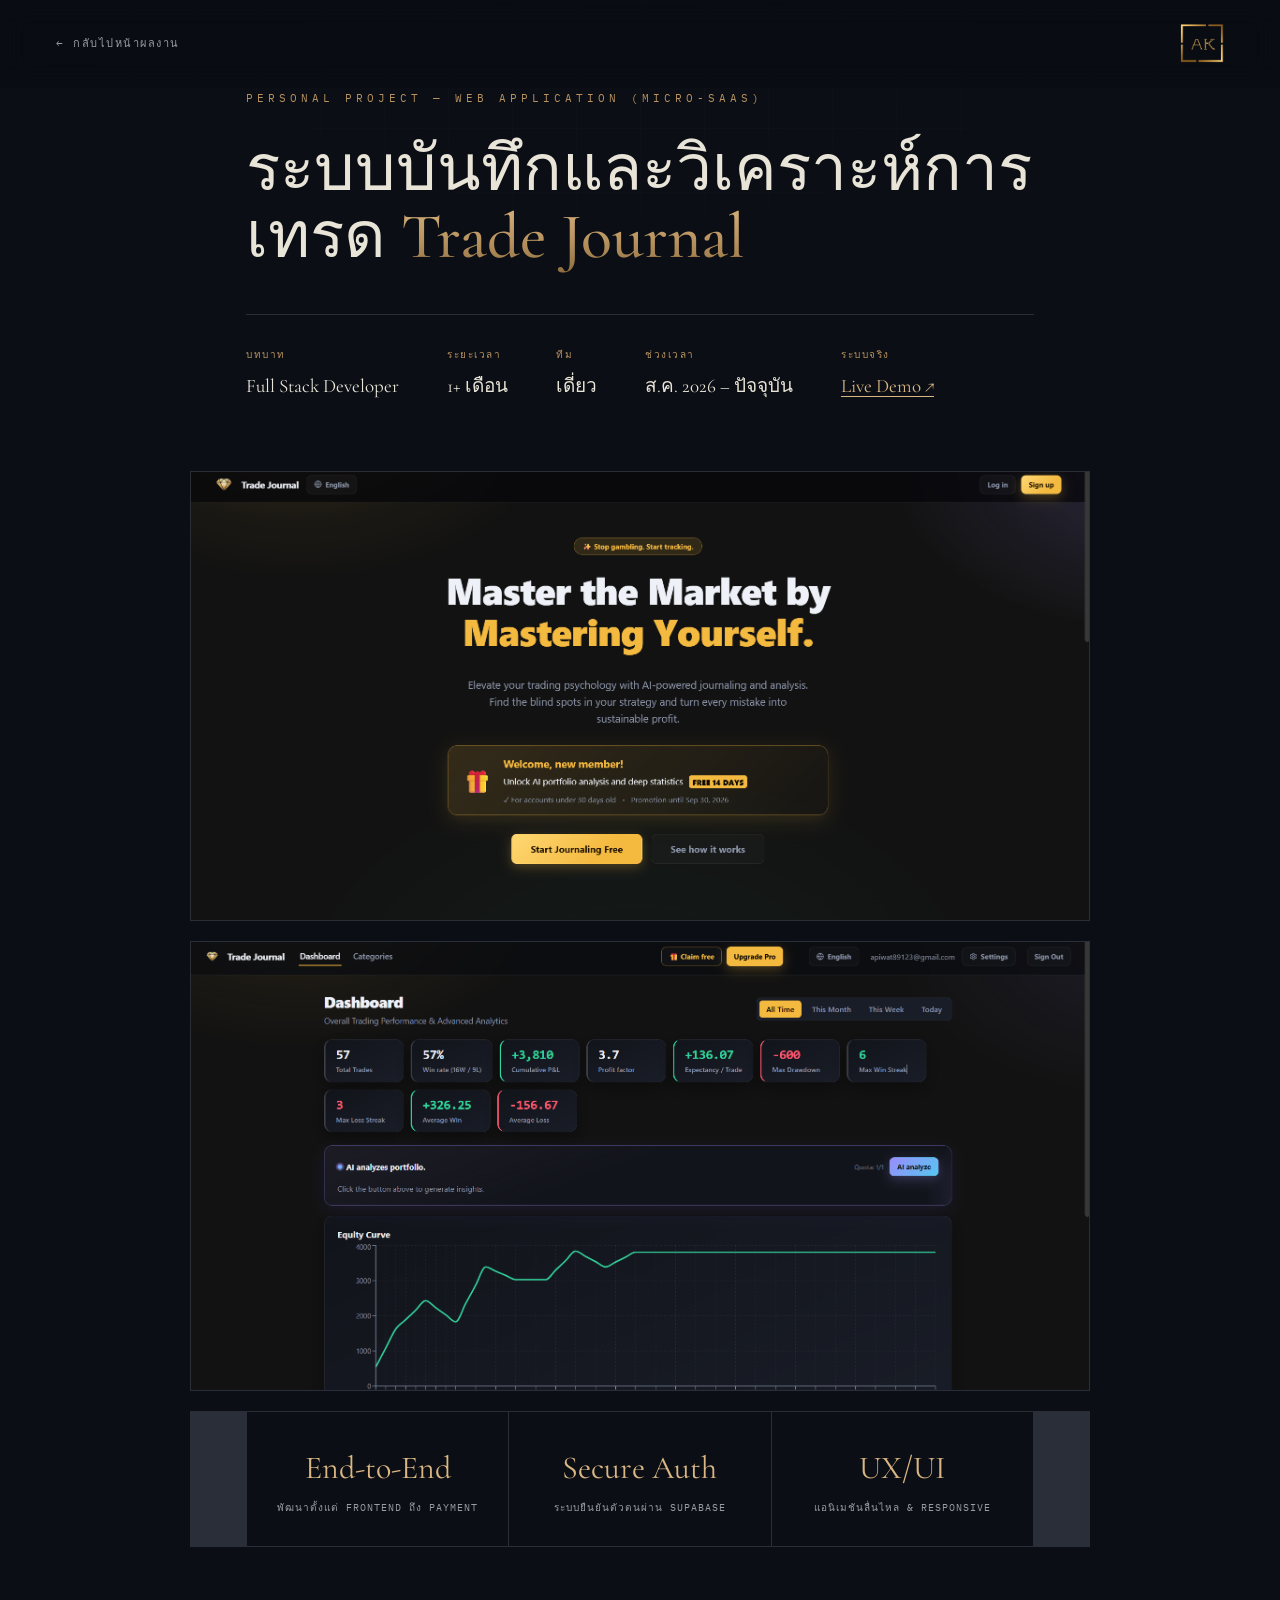
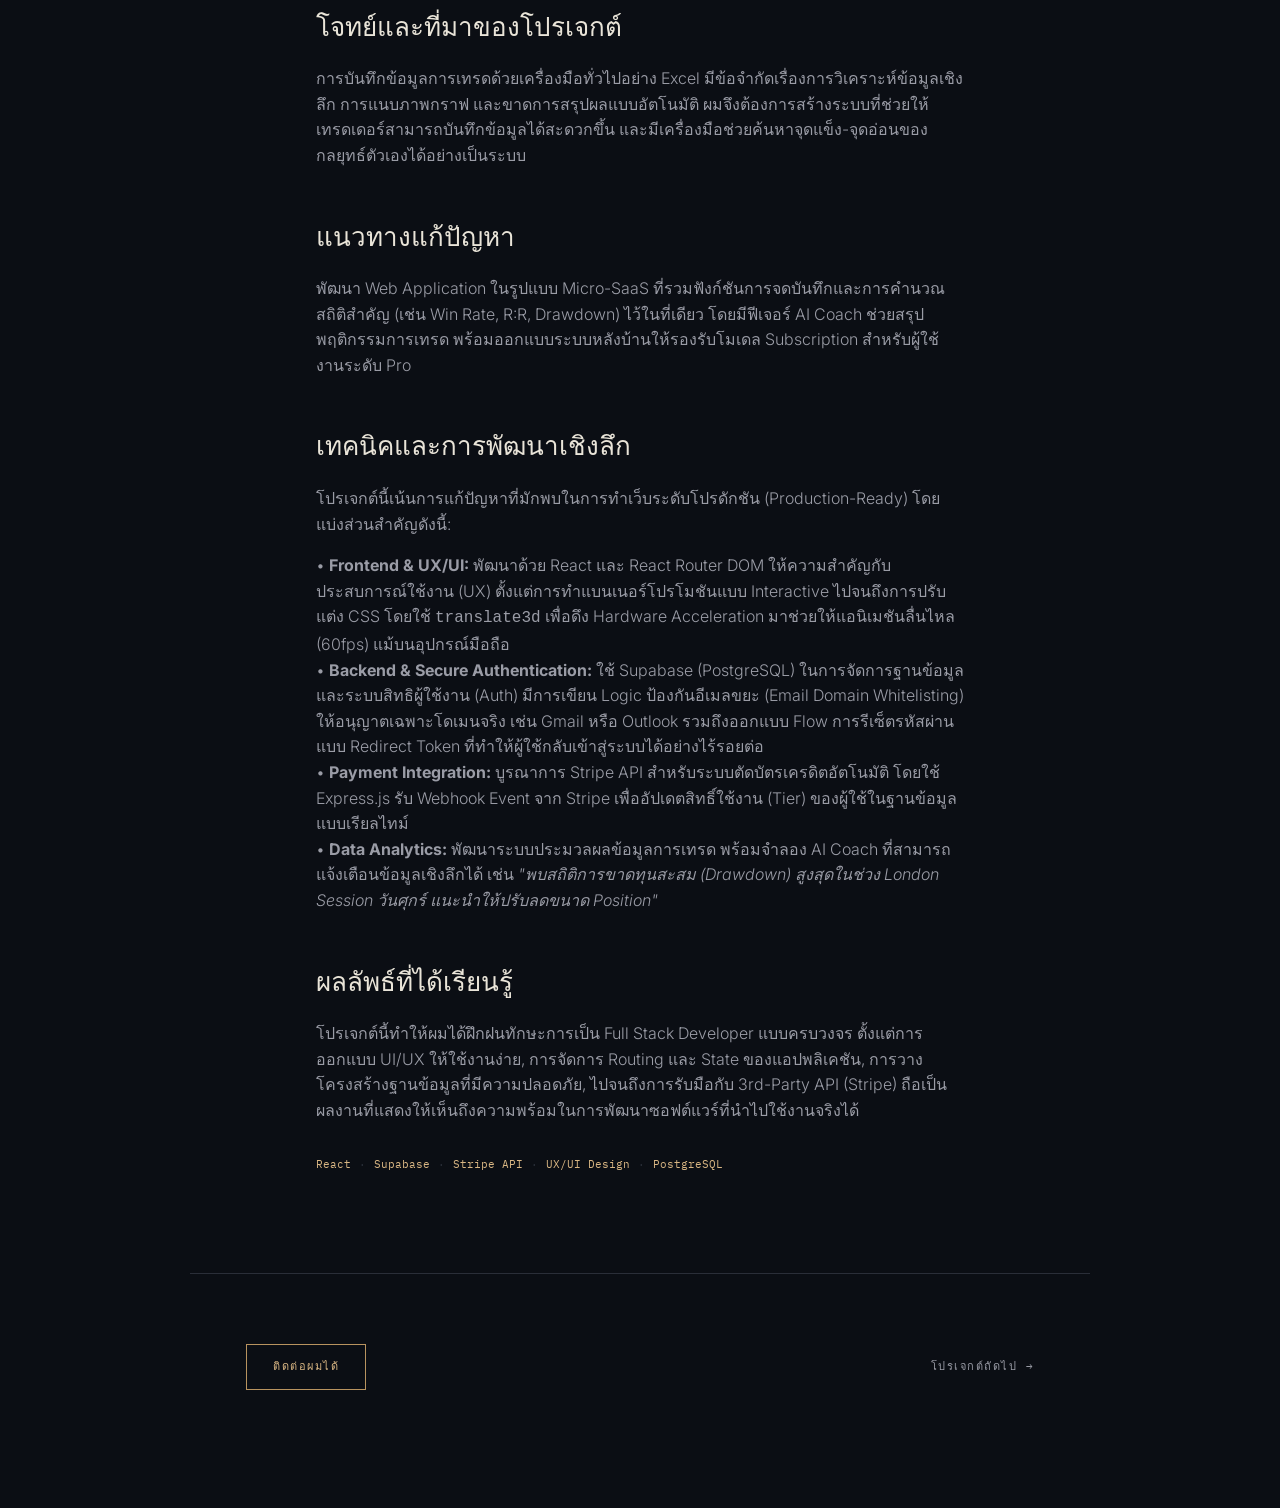
<file: project-1.html>
<!DOCTYPE html>
<html lang="th">
<head>
<meta charset="UTF-8">
<meta name="viewport" content="width=device-width, initial-scale=1.0">
<title>Trade Journal & Analytics Platform — Apiwat Ketsawong</title>
<link rel="preconnect" href="https://fonts.googleapis.com">
<link rel="preconnect" href="https://fonts.gstatic.com" crossorigin>
<link href="https://fonts.googleapis.com/css2?family=Cormorant+Garamond:ital,wght@0,400;0,500;0,600;1,400&family=Inter:wght@300;400;500;600&family=IBM+Plex+Mono:wght@400;500&display=swap" rel="stylesheet">
<link rel="stylesheet" href="styles.css">
<link rel="icon" type="image/png" href="image/logo.png">
</head>
<body>

<div class="grain"></div>

<nav class="case-nav">
  <a class="case-back" href="index.html#work">← กลับไปหน้าผลงาน</a>
    <img class="logo" src="image/logo.png" alt="Apiwat Ketsawong">
</nav>

<section class="case-hero">
  <div class="eyebrow">Personal Project — Web Application (Micro-SaaS)</div>
  <h1 class="case-title">ระบบบันทึกและวิเคราะห์การเทรด<span class="brass-text"> Trade Journal</span></h1>
  <div class="case-meta-row">
    <div class="item"><div class="l">บทบาท</div><div class="v">Full Stack Developer</div></div>
    <div class="item"><div class="l">ระยะเวลา</div><div class="v">1+ เดือน</div></div>
    <div class="item"><div class="l">ทีม</div><div class="v">เดี่ยว</div></div>
    <div class="item"><div class="l">ช่วงเวลา</div><div class="v">ส.ค. 2026 – ปัจจุบัน</div></div>
    <div class="item">
      <div class="l">ระบบจริง</div>
      <div class="v">
        <a href="https://trading-journal-beige-omega.vercel.app" target="_blank" rel="noopener noreferrer" style="color:var(--brass-bright); text-decoration:underline; text-underline-offset:4px;">
          Live Demo ↗
        </a>
      </div>
    </div>
  </div>
</section>

<div class="case-frame"><img src="image/trade1.png" alt="Trade Journal Landing Page"></div>
<div class="case-frame"><img src="image/trade2.png" alt="Trade Journal Landing Page"></div>

<div class="case-results">
  <div class="r"><div class="n">End-to-End</div><div class="l">พัฒนาตั้งแต่ Frontend ถึง Payment</div></div>
  <div class="r"><div class="n">Secure Auth</div><div class="l">ระบบยืนยันตัวตนผ่าน Supabase</div></div>
  <div class="r"><div class="n">UX/UI</div><div class="l">แอนิเมชันลื่นไหล & Responsive</div></div>
</div>

<div class="case-body">
  <h3>โจทย์และที่มาของโปรเจกต์</h3>
  <p>การบันทึกข้อมูลการเทรดด้วยเครื่องมือทั่วไปอย่าง Excel มีข้อจำกัดเรื่องการวิเคราะห์ข้อมูลเชิงลึก การแนบภาพกราฟ และขาดการสรุปผลแบบอัตโนมัติ ผมจึงต้องการสร้างระบบที่ช่วยให้เทรดเดอร์สามารถบันทึกข้อมูลได้สะดวกขึ้น และมีเครื่องมือช่วยค้นหาจุดแข็ง-จุดอ่อนของกลยุทธ์ตัวเองได้อย่างเป็นระบบ</p>

  <h3>แนวทางแก้ปัญหา</h3>
  <p>พัฒนา Web Application ในรูปแบบ Micro-SaaS ที่รวมฟังก์ชันการจดบันทึกและการคำนวณสถิติสำคัญ (เช่น Win Rate, R:R, Drawdown) ไว้ในที่เดียว โดยมีฟีเจอร์ AI Coach ช่วยสรุปพฤติกรรมการเทรด พร้อมออกแบบระบบหลังบ้านให้รองรับโมเดล Subscription สำหรับผู้ใช้งานระดับ Pro</p>

  <h3>เทคนิคและการพัฒนาเชิงลึก</h3>
  <p>โปรเจกต์นี้เน้นการแก้ปัญหาที่มักพบในการทำเว็บระดับโปรดักชัน (Production-Ready) โดยแบ่งส่วนสำคัญดังนี้:</p>
  <p>
    • <strong>Frontend & UX/UI:</strong> พัฒนาด้วย React และ React Router DOM ให้ความสำคัญกับประสบการณ์ใช้งาน (UX) ตั้งแต่การทำแบนเนอร์โปรโมชันแบบ Interactive ไปจนถึงการปรับแต่ง CSS โดยใช้ <code>translate3d</code> เพื่อดึง Hardware Acceleration มาช่วยให้แอนิเมชันลื่นไหล (60fps) แม้บนอุปกรณ์มือถือ<br>
    • <strong>Backend & Secure Authentication:</strong> ใช้ Supabase (PostgreSQL) ในการจัดการฐานข้อมูลและระบบสิทธิผู้ใช้งาน (Auth) มีการเขียน Logic ป้องกันอีเมลขยะ (Email Domain Whitelisting) ให้อนุญาตเฉพาะโดเมนจริง เช่น Gmail หรือ Outlook รวมถึงออกแบบ Flow การรีเซ็ตรหัสผ่านแบบ Redirect Token ที่ทำให้ผู้ใช้กลับเข้าสู่ระบบได้อย่างไร้รอยต่อ<br>
    • <strong>Payment Integration:</strong> บูรณาการ Stripe API สำหรับระบบตัดบัตรเครดิตอัตโนมัติ โดยใช้ Express.js รับ Webhook Event จาก Stripe เพื่ออัปเดตสิทธิ์ใช้งาน (Tier) ของผู้ใช้ในฐานข้อมูลแบบเรียลไทม์<br>
    • <strong>Data Analytics:</strong> พัฒนาระบบประมวลผลข้อมูลการเทรด พร้อมจำลอง AI Coach ที่สามารถแจ้งเตือนข้อมูลเชิงลึกได้ เช่น <em>"พบสถิติการขาดทุนสะสม (Drawdown) สูงสุดในช่วง London Session วันศุกร์ แนะนำให้ปรับลดขนาด Position"</em>
  </p>

  <h3>ผลลัพธ์ที่ได้เรียนรู้</h3>
  <p>โปรเจกต์นี้ทำให้ผมได้ฝึกฝนทักษะการเป็น Full Stack Developer แบบครบวงจร ตั้งแต่การออกแบบ UI/UX ให้ใช้งานง่าย, การจัดการ Routing และ State ของแอปพลิเคชัน, การวางโครงสร้างฐานข้อมูลที่มีความปลอดภัย, ไปจนถึงการรับมือกับ 3rd-Party API (Stripe) ถือเป็นผลงานที่แสดงให้เห็นถึงความพร้อมในการพัฒนาซอฟต์แวร์ที่นำไปใช้งานจริงได้</p>

  <div class="project-tags" style="margin-top:32px;">
    <span>React</span><span>Supabase</span><span>Stripe API</span><span>UX/UI Design</span><span>PostgreSQL</span>
  </div>
</div>

<div class="case-cta">
  <a class="plaque-btn primary" href="index.html#contact">ติดต่อผมได้</a>
  <a class="case-back" href="project-2.html">โปรเจกต์ถัดไป →</a>
</div>

<script src="script.js"></script>
</body>
</html>
</file>
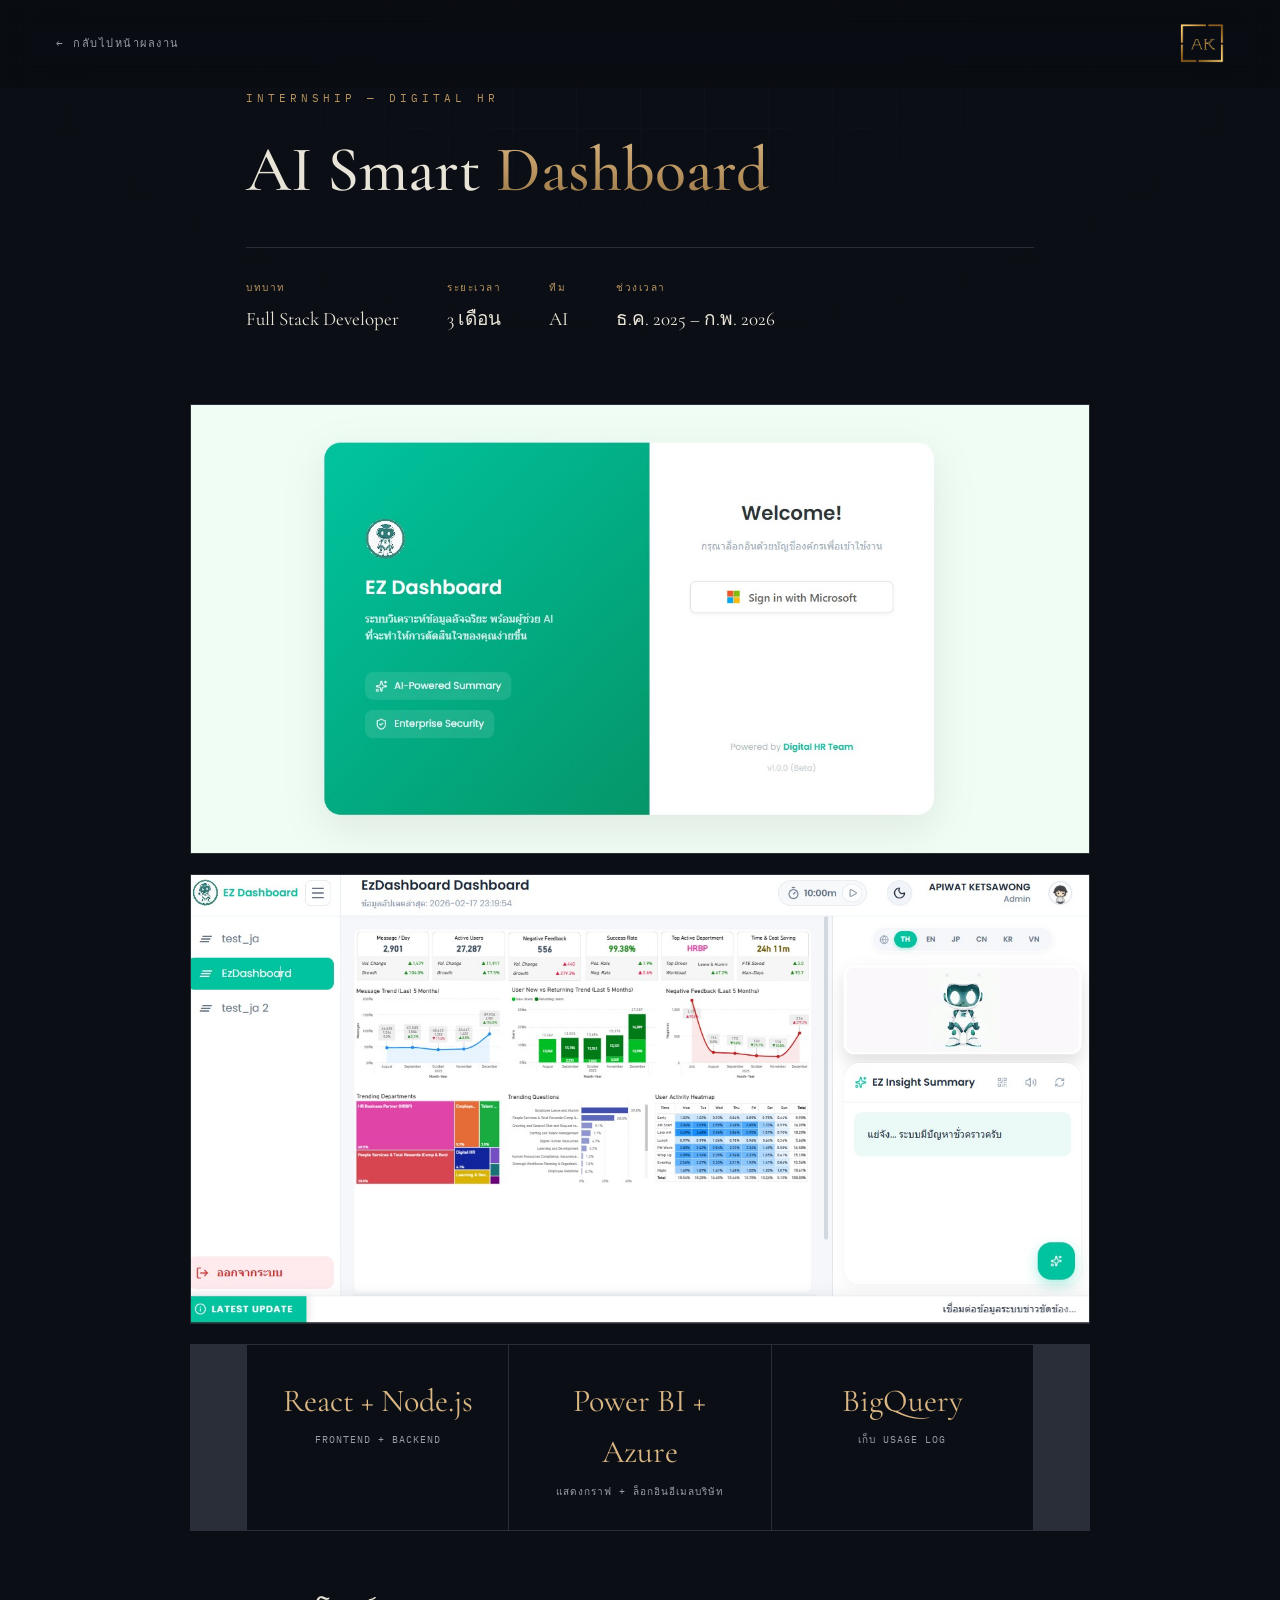
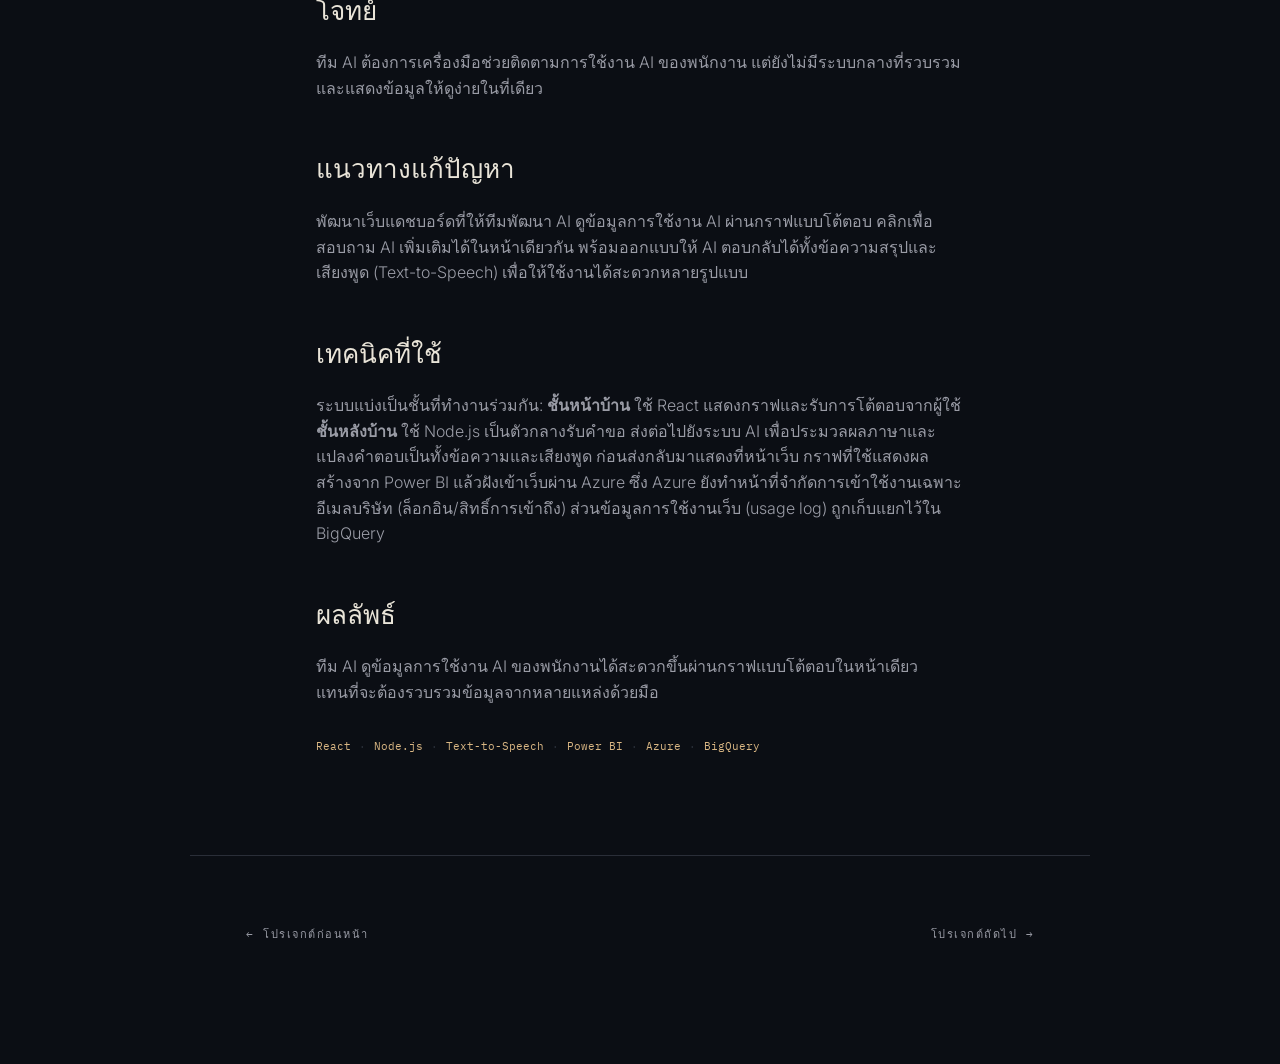
<file: project-2.html>
<!DOCTYPE html>
<html lang="th">
<head>
<meta charset="UTF-8">
<meta name="viewport" content="width=device-width, initial-scale=1.0">
<title>AI Smart Dashboard — Apiwat Ketsawong</title>
<link rel="preconnect" href="https://fonts.googleapis.com">
<link rel="preconnect" href="https://fonts.gstatic.com" crossorigin>
<link href="https://fonts.googleapis.com/css2?family=Cormorant+Garamond:ital,wght@0,400;0,500;0,600;1,400&family=Inter:wght@300;400;500;600&family=IBM+Plex+Mono:wght@400;500&display=swap" rel="stylesheet">
<link rel="stylesheet" href="styles.css">
<link rel="icon" type="image/png" href="image/logo.png">
</head>
<body>

<div class="grain"></div>

<nav class="case-nav">
  <a class="case-back" href="index.html#work">← กลับไปหน้าผลงาน</a>
    <img class="logo" src="image/logo.png" alt="Apiwat Ketsawong">

</nav>

<section class="case-hero">
  <div class="eyebrow">Internship — Digital HR</div>
  <h1 class="case-title">AI Smart<span class="brass-text"> Dashboard</span></h1>
  <div class="case-meta-row">
    <div class="item"><div class="l">บทบาท</div><div class="v">Full Stack Developer</div></div>
    <div class="item"><div class="l">ระยะเวลา</div><div class="v">3 เดือน</div></div>
    <div class="item"><div class="l">ทีม</div><div class="v">AI</div></div>
    <div class="item"><div class="l">ช่วงเวลา</div><div class="v">ธ.ค. 2025 – ก.พ. 2026</div></div>
  </div>
</section>

<div class="case-frame"><img src="image/dashboard1.png" alt="AI Smart Dashboard"></div>
<div class="case-frame"><img src="image/dashboard2.jpg" alt="AI Smart Dashboard"></div>

<div class="case-results">
  <div class="r"><div class="n">React + Node.js</div><div class="l">Frontend + Backend</div></div>
  <div class="r"><div class="n">Power BI + Azure</div><div class="l">แสดงกราฟ + ล็อกอินอีเมลบริษัท</div></div>
  <div class="r"><div class="n">BigQuery</div><div class="l">เก็บ Usage Log</div></div>
</div>

<div class="case-body">
  <h3>โจทย์</h3>
  <p>ทีม AI ต้องการเครื่องมือช่วยติดตามการใช้งาน AI ของพนักงาน แต่ยังไม่มีระบบกลางที่รวบรวมและแสดงข้อมูลให้ดูง่ายในที่เดียว</p>

  <h3>แนวทางแก้ปัญหา</h3>
  <p>พัฒนาเว็บแดชบอร์ดที่ให้ทีมพัฒนา AI ดูข้อมูลการใช้งาน AI ผ่านกราฟแบบโต้ตอบ คลิกเพื่อสอบถาม AI เพิ่มเติมได้ในหน้าเดียวกัน พร้อมออกแบบให้ AI ตอบกลับได้ทั้งข้อความสรุปและเสียงพูด (Text-to-Speech) เพื่อให้ใช้งานได้สะดวกหลายรูปแบบ</p>

  <h3>เทคนิคที่ใช้</h3>
  <p>ระบบแบ่งเป็นชั้นที่ทำงานร่วมกัน: <strong>ชั้นหน้าบ้าน</strong> ใช้ React แสดงกราฟและรับการโต้ตอบจากผู้ใช้ <strong>ชั้นหลังบ้าน</strong> ใช้ Node.js เป็นตัวกลางรับคำขอ ส่งต่อไปยังระบบ AI เพื่อประมวลผลภาษาและแปลงคำตอบเป็นทั้งข้อความและเสียงพูด ก่อนส่งกลับมาแสดงที่หน้าเว็บ กราฟที่ใช้แสดงผลสร้างจาก Power BI แล้วฝังเข้าเว็บผ่าน Azure ซึ่ง Azure ยังทำหน้าที่จำกัดการเข้าใช้งานเฉพาะอีเมลบริษัท (ล็อกอิน/สิทธิ์การเข้าถึง) ส่วนข้อมูลการใช้งานเว็บ (usage log) ถูกเก็บแยกไว้ใน BigQuery</p>

  <h3>ผลลัพธ์</h3>
  <p>ทีม AI ดูข้อมูลการใช้งาน AI ของพนักงานได้สะดวกขึ้นผ่านกราฟแบบโต้ตอบในหน้าเดียว แทนที่จะต้องรวบรวมข้อมูลจากหลายแหล่งด้วยมือ</p>

  <div class="project-tags" style="margin-top:32px;">
    <span>React</span><span>Node.js</span><span>Text-to-Speech</span><span>Power BI</span><span>Azure</span><span>BigQuery</span>
  </div>
</div>

<div class="case-cta">
  <a class="case-back" href="project-1.html">← โปรเจกต์ก่อนหน้า</a>
  <a class="case-back" href="project-3.html">โปรเจกต์ถัดไป →</a>
</div>

<script src="script.js"></script>
</body>
</html>
</file>
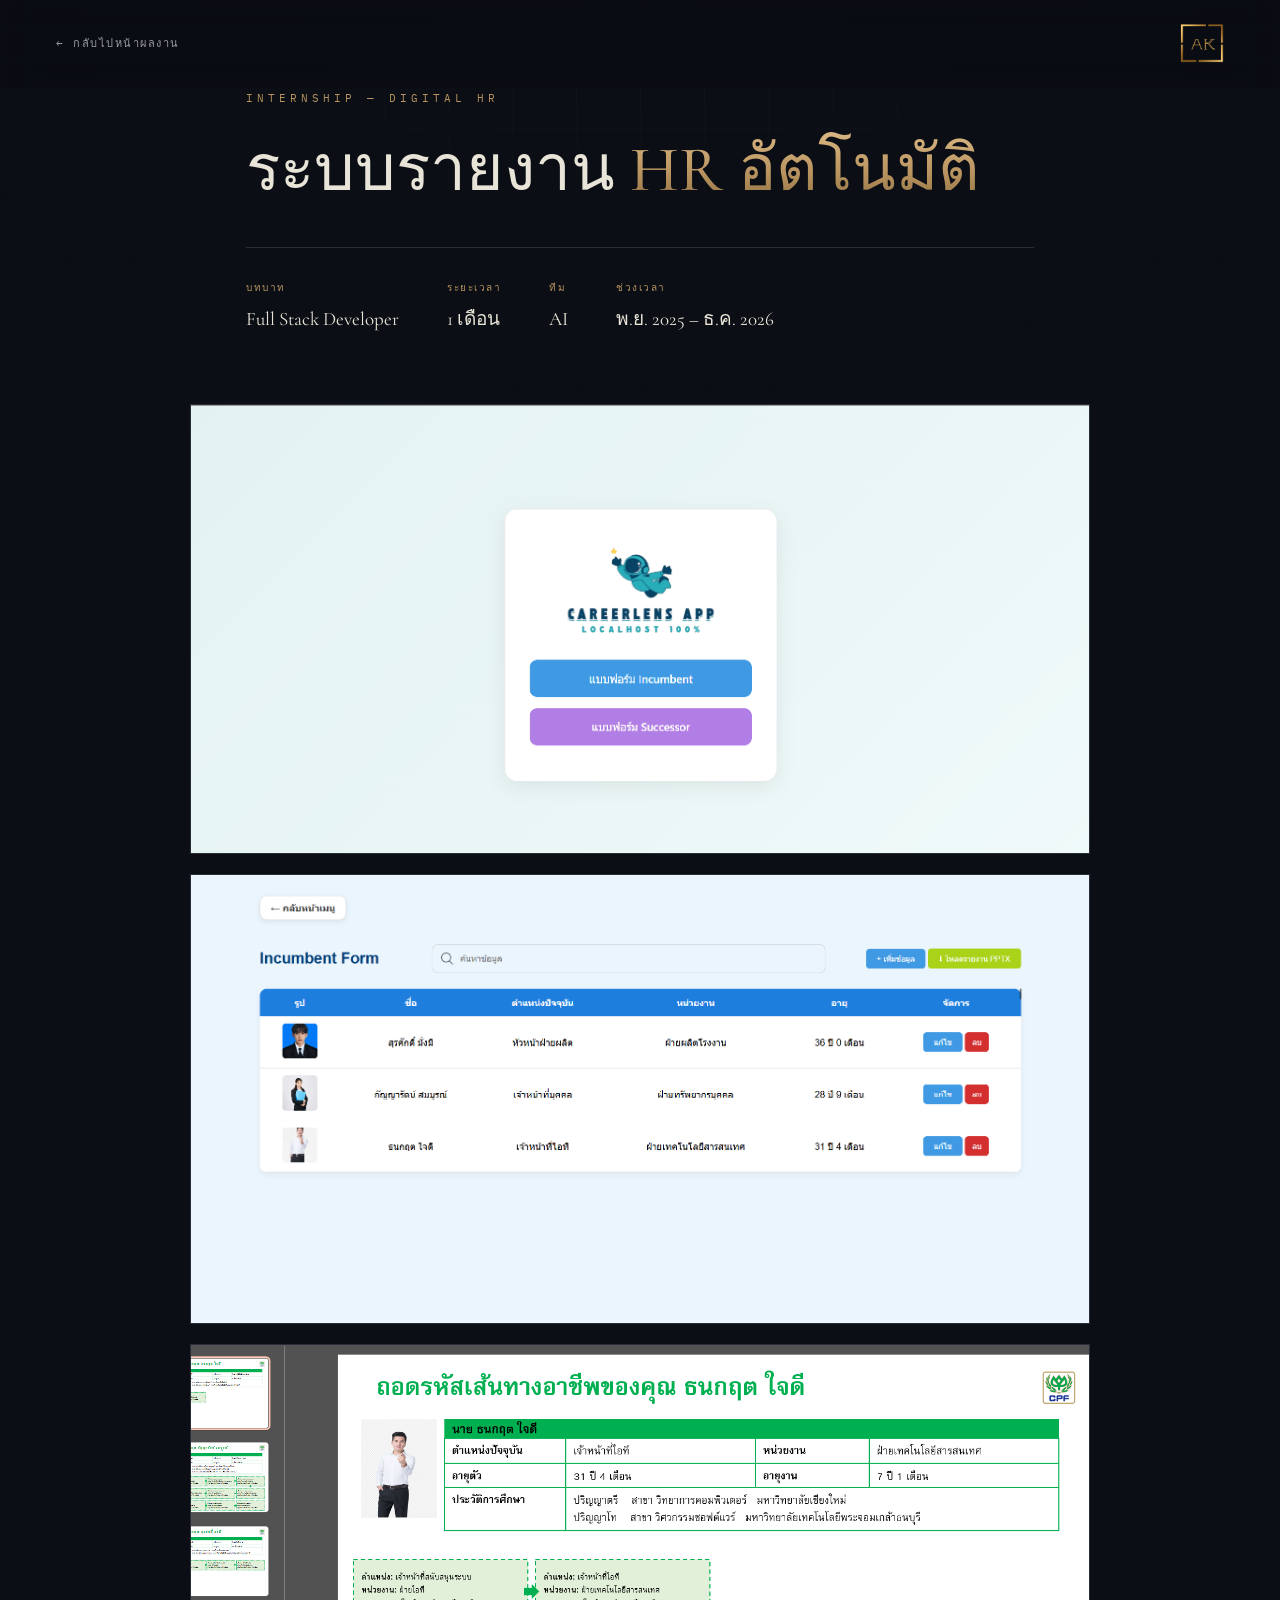
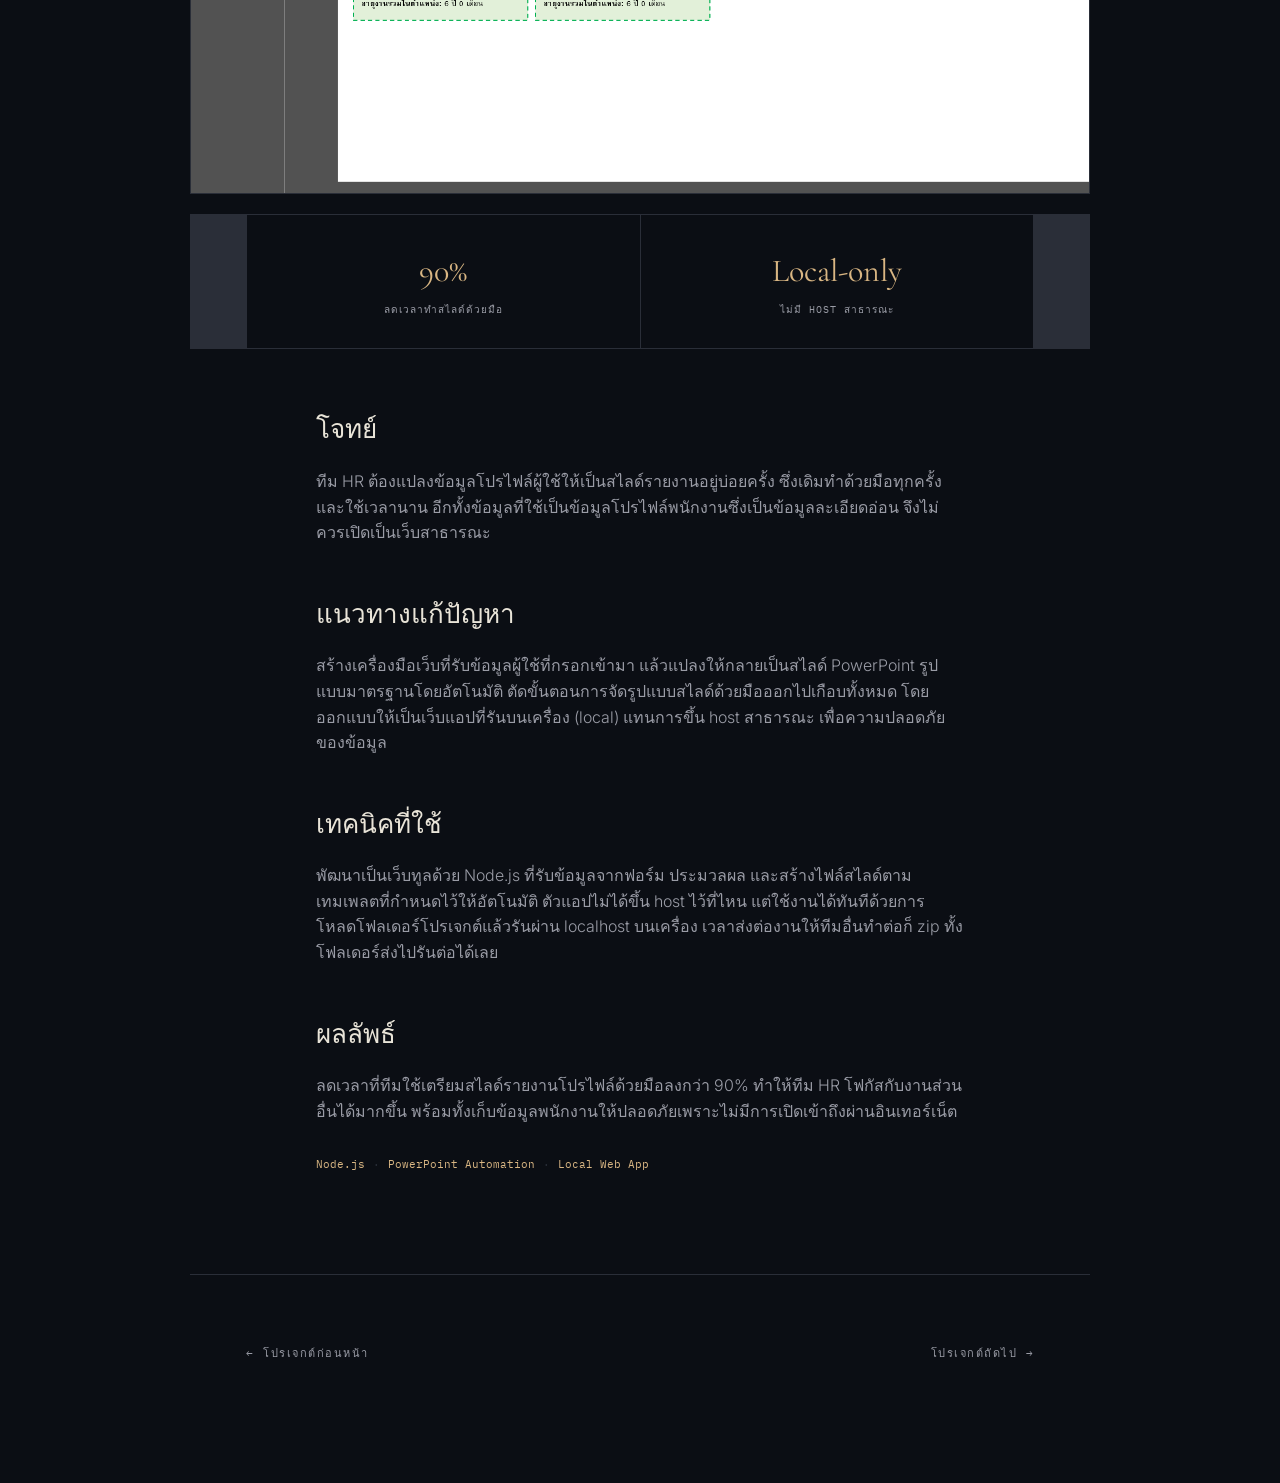
<file: project-3.html>
<!DOCTYPE html>
<html lang="th">
<head>
<meta charset="UTF-8">
<meta name="viewport" content="width=device-width, initial-scale=1.0">
<title>ระบบรายงาน HR อัตโนมัติ — Apiwat Ketsawong</title>
<link rel="preconnect" href="https://fonts.googleapis.com">
<link rel="preconnect" href="https://fonts.gstatic.com" crossorigin>
<link href="https://fonts.googleapis.com/css2?family=Cormorant+Garamond:ital,wght@0,400;0,500;0,600;1,400&family=Inter:wght@300;400;500;600&family=IBM+Plex+Mono:wght@400;500&display=swap" rel="stylesheet">
<link rel="stylesheet" href="styles.css">
<link rel="icon" type="image/png" href="image/logo.png">
</head>
<body>

<div class="grain"></div>

<nav class="case-nav">
  <a class="case-back" href="index.html#work">← กลับไปหน้าผลงาน</a>
  <img class="logo" src="image/logo.png" alt="Apiwat Ketsawong">

</nav>

<section class="case-hero">
  <div class="eyebrow">Internship — Digital HR</div>
  <h1 class="case-title">ระบบรายงาน<span class="brass-text"> HR อัตโนมัติ</span></h1>
  <div class="case-meta-row">
    <div class="item"><div class="l">บทบาท</div><div class="v">Full Stack Developer</div></div>
    <div class="item"><div class="l">ระยะเวลา</div><div class="v">1 เดือน</div></div>
    <div class="item"><div class="l">ทีม</div><div class="v">AI</div></div>
    <div class="item"><div class="l">ช่วงเวลา</div><div class="v">พ.ย. 2025 – ธ.ค. 2026</div></div>
  </div>
</section>

<div class="case-frame"><img src="image/report1.png" alt="ระบบรายงาน HR อัตโนมัติ"></div>
<div class="case-frame"><img src="image/report2.png" alt="ระบบรายงาน HR อัตโนมัติ"></div>
<div class="case-frame"><img src="image/report3.png" alt="ระบบรายงาน HR อัตโนมัติ"></div>

<div class="case-results">
  <div class="r"><div class="n">90%</div><div class="l">ลดเวลาทำสไลด์ด้วยมือ</div></div>
  <div class="r"><div class="n">Local-only</div><div class="l">ไม่มี Host สาธารณะ</div></div>
</div>

<div class="case-body">
  <h3>โจทย์</h3>
  <p>ทีม HR ต้องแปลงข้อมูลโปรไฟล์ผู้ใช้ให้เป็นสไลด์รายงานอยู่บ่อยครั้ง ซึ่งเดิมทำด้วยมือทุกครั้งและใช้เวลานาน อีกทั้งข้อมูลที่ใช้เป็นข้อมูลโปรไฟล์พนักงานซึ่งเป็นข้อมูลละเอียดอ่อน จึงไม่ควรเปิดเป็นเว็บสาธารณะ</p>

  <h3>แนวทางแก้ปัญหา</h3>
  <p>สร้างเครื่องมือเว็บที่รับข้อมูลผู้ใช้ที่กรอกเข้ามา แล้วแปลงให้กลายเป็นสไลด์ PowerPoint รูปแบบมาตรฐานโดยอัตโนมัติ ตัดขั้นตอนการจัดรูปแบบสไลด์ด้วยมือออกไปเกือบทั้งหมด โดยออกแบบให้เป็นเว็บแอปที่รันบนเครื่อง (local) แทนการขึ้น host สาธารณะ เพื่อความปลอดภัยของข้อมูล</p>

  <h3>เทคนิคที่ใช้</h3>
  <p>พัฒนาเป็นเว็บทูลด้วย Node.js ที่รับข้อมูลจากฟอร์ม ประมวลผล และสร้างไฟล์สไลด์ตามเทมเพลตที่กำหนดไว้ให้อัตโนมัติ ตัวแอปไม่ได้ขึ้น host ไว้ที่ไหน แต่ใช้งานได้ทันทีด้วยการโหลดโฟลเดอร์โปรเจกต์แล้วรันผ่าน localhost บนเครื่อง เวลาส่งต่องานให้ทีมอื่นทำต่อก็ zip ทั้งโฟลเดอร์ส่งไปรันต่อได้เลย</p>

  <h3>ผลลัพธ์</h3>
  <p>ลดเวลาที่ทีมใช้เตรียมสไลด์รายงานโปรไฟล์ด้วยมือลงกว่า 90% ทำให้ทีม HR โฟกัสกับงานส่วนอื่นได้มากขึ้น พร้อมทั้งเก็บข้อมูลพนักงานให้ปลอดภัยเพราะไม่มีการเปิดเข้าถึงผ่านอินเทอร์เน็ต</p>

  <div class="project-tags" style="margin-top:32px;">
    <span>Node.js</span><span>PowerPoint Automation</span><span>Local Web App</span>
  </div>
</div>

<div class="case-cta">
  <a class="case-back" href="project-2.html">← โปรเจกต์ก่อนหน้า</a>
  <a class="case-back" href="project-4.html">โปรเจกต์ถัดไป →</a>
</div>

<script src="script.js"></script>
</body>
</html>
</file>
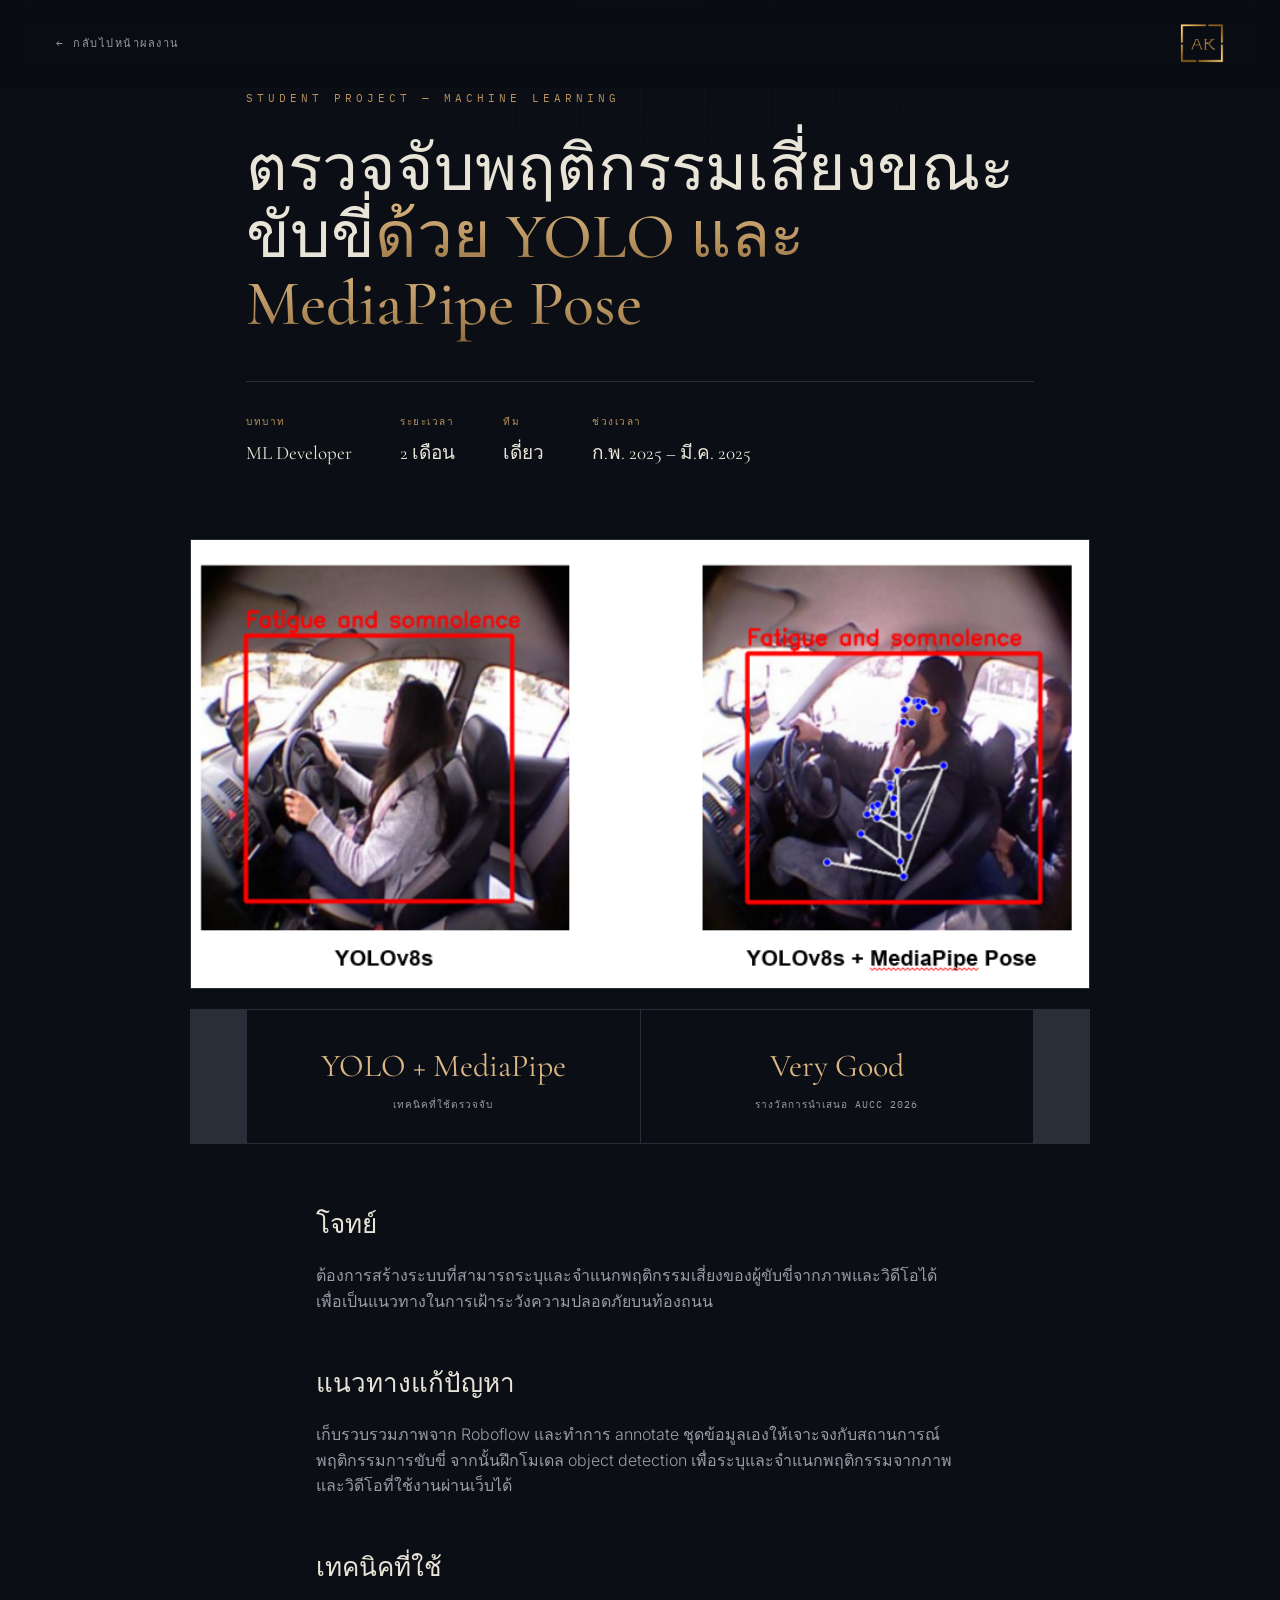
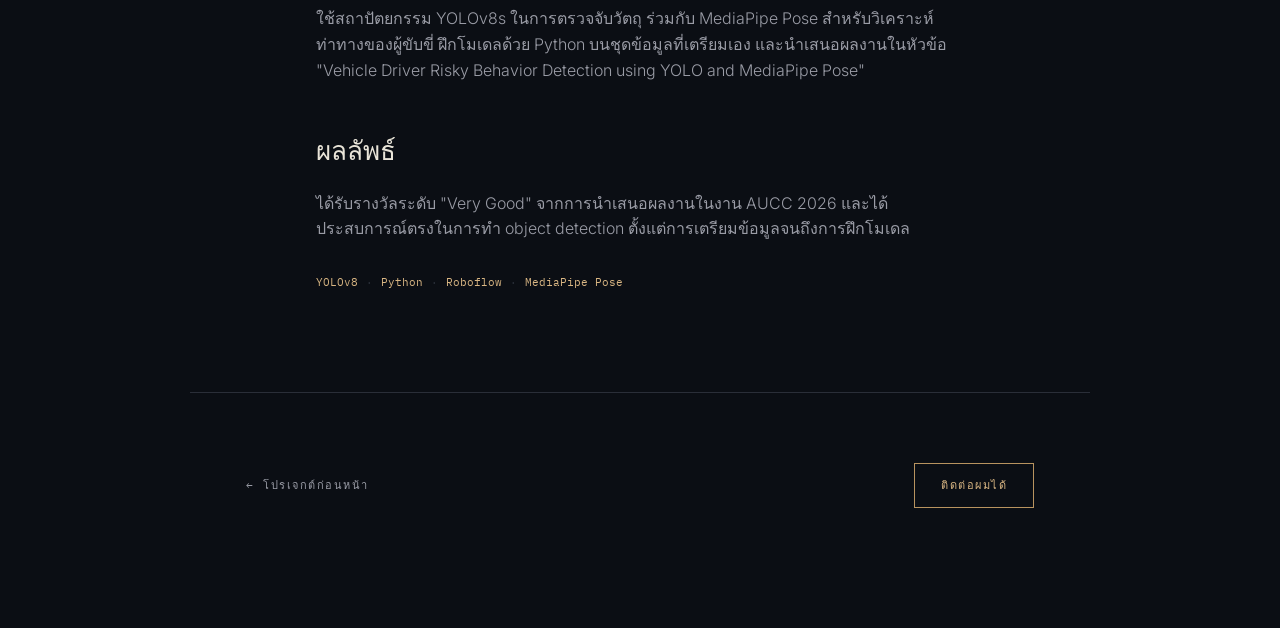
<file: project-4.html>
<!DOCTYPE html>
<html lang="th">
<head>
<meta charset="UTF-8">
<meta name="viewport" content="width=device-width, initial-scale=1.0">
<title>ตรวจจับพฤติกรรมเสี่ยงขณะขับขี่ด้วย YOLO และ MediaPipe Pose — Apiwat Ketsawong</title>
<link rel="preconnect" href="https://fonts.googleapis.com">
<link rel="preconnect" href="https://fonts.gstatic.com" crossorigin>
<link href="https://fonts.googleapis.com/css2?family=Cormorant+Garamond:ital,wght@0,400;0,500;0,600;1,400&family=Inter:wght@300;400;500;600&family=IBM+Plex+Mono:wght@400;500&display=swap" rel="stylesheet">
<link rel="stylesheet" href="styles.css">
<link rel="icon" type="image/png" href="image/logo.png">
</head>
<body>

<div class="grain"></div>

<nav class="case-nav">
  <a class="case-back" href="index.html#work">← กลับไปหน้าผลงาน</a>
  <img class="logo" src="image/logo.png" alt="Apiwat Ketsawong">

</nav>

<section class="case-hero">
  <div class="eyebrow">Student Project — Machine Learning</div>
  <h1 class="case-title">ตรวจจับพฤติกรรมเสี่ยงขณะขับขี่<span class="brass-text">ด้วย YOLO และ MediaPipe Pose</span></h1>
  <div class="case-meta-row">
    <div class="item"><div class="l">บทบาท</div><div class="v">ML Developer</div></div>
    <div class="item"><div class="l">ระยะเวลา</div><div class="v">2 เดือน</div></div>
    <div class="item"><div class="l">ทีม</div><div class="v">เดี่ยว</div></div>
    <div class="item"><div class="l">ช่วงเวลา</div><div class="v">ก.พ. 2025 – มี.ค. 2025</div></div>
  </div>
</section>

<div class="case-frame"><img src="image/detect1.png" alt="ตรวจจับพฤติกรรมเสี่ยงขณะขับขี่"></div>

<div class="case-results">
  <div class="r"><div class="n">YOLO + MediaPipe</div><div class="l">เทคนิคที่ใช้ตรวจจับ</div></div>
  <div class="r"><div class="n">Very Good</div><div class="l">รางวัลการนำเสนอ AUCC 2026</div></div>
</div>

<div class="case-body">
  <h3>โจทย์</h3>
  <p>ต้องการสร้างระบบที่สามารถระบุและจำแนกพฤติกรรมเสี่ยงของผู้ขับขี่จากภาพและวิดีโอได้ เพื่อเป็นแนวทางในการเฝ้าระวังความปลอดภัยบนท้องถนน</p>

  <h3>แนวทางแก้ปัญหา</h3>
  <p>เก็บรวบรวมภาพจาก Roboflow และทำการ annotate ชุดข้อมูลเองให้เจาะจงกับสถานการณ์พฤติกรรมการขับขี่ จากนั้นฝึกโมเดล object detection เพื่อระบุและจำแนกพฤติกรรมจากภาพและวิดีโอที่ใช้งานผ่านเว็บได้</p>

  <h3>เทคนิคที่ใช้</h3>
  <p>ใช้สถาปัตยกรรม YOLOv8s ในการตรวจจับวัตถุ ร่วมกับ MediaPipe Pose สำหรับวิเคราะห์ท่าทางของผู้ขับขี่ ฝึกโมเดลด้วย Python บนชุดข้อมูลที่เตรียมเอง และนำเสนอผลงานในหัวข้อ "Vehicle Driver Risky Behavior Detection using YOLO and MediaPipe Pose"</p>

  <h3>ผลลัพธ์</h3>
  <p>ได้รับรางวัลระดับ "Very Good" จากการนำเสนอผลงานในงาน AUCC 2026 และได้ประสบการณ์ตรงในการทำ object detection ตั้งแต่การเตรียมข้อมูลจนถึงการฝึกโมเดล</p>

  <div class="project-tags" style="margin-top:32px;">
    <span>YOLOv8</span><span>Python</span><span>Roboflow</span><span>MediaPipe Pose</span>
  </div>
</div>

<div class="case-cta">
  <a class="case-back" href="project-3.html">← โปรเจกต์ก่อนหน้า</a>
  <a class="plaque-btn primary" href="index.html#contact">ติดต่อผมได้</a>
</div>

<script src="script.js"></script>
</body>
</html>
</file>
<file: styles.css>
:root{
    --bg: #0B0E14;
    --bg-panel: #12161F;
    --ink: #E9E4D8;
    --ink-dim: #9A9CA6;
    --brass: #B8935F;
    --brass-bright: #D9B683;
    --line: #2A2E38;
    --line-soft: #1B1F29;
    --serif: 'Cormorant Garamond', serif;
    --sans: 'Inter', sans-serif;
    --mono: 'IBM Plex Mono', monospace;
  }
  *{ margin:0; padding:0; box-sizing:border-box; }
  html{ scroll-behavior:smooth; }
  body{
    background: var(--bg);
    color: var(--ink);
    font-family: var(--sans);
    line-height:1.6;
    overflow-x:hidden;
  }
  ::selection{ background: var(--brass); color: var(--bg); }

  /* texture: faint engraved grid */
  .grain{
    position:fixed; inset:0; pointer-events:none; z-index:1;
    background-image:
      linear-gradient(var(--line-soft) 1px, transparent 1px),
      linear-gradient(90deg, var(--line-soft) 1px, transparent 1px);
    background-size: 64px 64px;
    opacity:.35;
    mask-image: radial-gradient(ellipse 80% 60% at 50% 0%, black, transparent 75%);
  }

  a{ color:inherit; text-decoration:none; }

  .brass-text{
    background: linear-gradient(180deg, var(--brass-bright) 0%, var(--brass) 55%, #8C6C3E 100%);
    -webkit-background-clip:text;
    background-clip:text;
    color:transparent;
  }

  /* ---------- nav ---------- */
  nav{
    position:fixed; top:0; left:0; right:0; z-index:50;
    display:flex; align-items:center; justify-content:space-between;
    padding: 22px 56px;
    background: rgba(10, 12, 18, 0.55);
    backdrop-filter: blur(14px);
    -webkit-backdrop-filter: blur(14px);
    border-bottom: 1px solid transparent;
    transition: transform .4s ease, background .4s ease, border-color .4s ease, padding .3s ease;
  }
  nav.nav-scrolled{
    background: rgba(10, 12, 18, 0.88);
    border-bottom: 1px solid var(--line);
    padding: 16px 56px;
  }
  nav.nav-hidden{
    transform: translateY(-100%);
  }
  .monogram{
    width:40px; height:40px;
    border:1px solid var(--brass);
    display:flex; align-items:center; justify-content:center;
    font-family:var(--serif); font-size:17px; letter-spacing:1px;
    color:var(--brass-bright);
    transform: rotate(45deg);
  }
  .monogram span{ transform: rotate(-45deg); }
  .nav-links{ display:flex; gap:40px; }
  .nav-links a{
    font-size:11px; letter-spacing:2.5px; text-transform:uppercase;
    color:var(--ink-dim);
    transition: color .3s ease;
    position:relative;
  }
  .nav-links a:hover{ color:var(--brass-bright); }
  .nav-links a::after{
    content:''; position:absolute; left:0; bottom:-6px; width:0; height:1px;
    background:var(--brass); transition:width .35s ease;
  }
  .nav-links a:hover::after{ width:100%; }

  .nav-toggle{
    display:none;
    width:34px; height:34px;
    background:none; border:none; cursor:pointer;
    flex-direction:column; align-items:center; justify-content:center; gap:6px;
    padding:0;
  }
  .nav-toggle span{
    display:block; width:22px; height:1px; background:var(--brass-bright);
    transition: transform .3s ease, opacity .3s ease;
  }
  .nav-toggle[aria-expanded="true"] span:nth-child(1){ transform: translateY(7px) rotate(45deg); }
  .nav-toggle[aria-expanded="true"] span:nth-child(2){ opacity:0; }
  .nav-toggle[aria-expanded="true"] span:nth-child(3){ transform: translateY(-7px) rotate(-45deg); }

  .mobile-nav{
    display:none;
    position:fixed; top:0; right:0; z-index:49;
    width:min(76vw, 320px); height:100vh;
    background: rgba(11,14,20,0.98);
    border-left:1px solid var(--line);
    flex-direction:column; align-items:flex-start; justify-content:center; gap:8px;
    padding: 40px;
    transform: translateX(100%);
    transition: transform .4s ease;
  }
  .mobile-nav.open{ transform: translateX(0); }
  .mobile-nav a{
    font-family:var(--serif); font-size:24px; color:var(--ink);
    padding:14px 0; width:100%;
    border-bottom:1px solid var(--line-soft);
  }
  .mobile-nav a:hover{ color:var(--brass-bright); }

  /* ---------- hero ---------- */
  header.hero{
    min-height:100vh;
    display:flex; flex-direction:column; align-items:center; justify-content:center;
    text-align:center;
    position:relative;
    padding: 130px 24px 110px;
  }
  .eyebrow{
    font-family:var(--mono); font-size:11px; letter-spacing:4px;
    color:var(--brass); text-transform:uppercase; margin-bottom:28px;
    opacity:0; animation: rise .6s ease forwards .05s;
  }
  h1.name{
    font-family:var(--serif); font-weight:500; font-style:normal;
    font-size: clamp(56px, 9vw, 128px);
    line-height:1;
    letter-spacing: .5px;
    opacity:0; animation: rise .6s ease forwards .12s;
  }
  .role{
    margin-top:22px;
    font-family:var(--serif); font-style:italic; font-weight:400;
    font-size: clamp(20px, 2.4vw, 30px);
    color: var(--ink-dim);
    opacity:0; animation: rise .6s ease forwards .2s;
  }
  .hero-rule{
    width:0; height:1px; background:var(--brass);
    margin: 40px auto; animation: growLine .7s ease forwards .3s;
  }
  @keyframes growLine{ to{ width:120px; } }
  .hero-tagline{
    max-width:520px; color:var(--ink-dim); font-size:15px; font-weight:300;
    opacity:0; animation: rise .6s ease forwards .38s;
  }
  .hero-links{
    margin-top:44px; display:flex; gap:18px; flex-wrap:wrap; justify-content:center;
    opacity:0; animation: rise .6s ease forwards .46s;
  }
  .stat-strip{
    margin-top:56px; display:flex; gap:0; border-top:1px solid var(--line); border-bottom:1px solid var(--line);
    opacity:0; animation: rise .6s ease forwards .54s;
  }
  .stat-strip .stat{ padding:18px 34px; text-align:center; border-right:1px solid var(--line); }
  .stat-strip .stat:last-child{ border-right:none; }
  .stat-strip .stat .n{ font-family:var(--serif); font-size:28px; color:var(--brass-bright); }
  .stat-strip .stat .l{ font-family:var(--mono); font-size:10px; letter-spacing:1.5px; color:var(--ink-dim); text-transform:uppercase; margin-top:4px; }
  .plaque-btn{
    font-family:var(--mono); font-size:11px; letter-spacing:1.5px; text-transform:uppercase;
    padding:13px 26px; border:1px solid var(--line);
    color:var(--ink-dim);
    transition: all .35s ease;
  }
  .plaque-btn:hover{
    border-color:var(--brass); color:var(--brass-bright);
    box-shadow: inset 0 0 0 1px var(--brass);
  }
  .plaque-btn.primary{ border-color:var(--brass); color:var(--brass-bright); }
  .plaque-btn.primary:hover{ background:var(--brass); color:var(--bg); }

  @keyframes rise{ from{ opacity:0; transform:translateY(16px);} to{opacity:1; transform:translateY(0);} }

  .scroll-cue{
    position:absolute; bottom:24px; left:50%; transform:translateX(-50%);
    font-family:var(--mono); font-size:10px; letter-spacing:2px; color:var(--ink-dim);
    display:flex; flex-direction:column; align-items:center; gap:8px;
    opacity:0; animation: rise .6s ease forwards .65s;
  }
  .scroll-cue .stem{ width:1px; height:22px; background:linear-gradient(var(--brass), transparent); animation: pulse 2s ease-in-out infinite; }
  @keyframes pulse{ 0%,100%{opacity:.3;} 50%{opacity:1;} }

  /* ---------- section shell ---------- */
  section{ padding: 160px 56px; position:relative; z-index:2; }
  .section-inner{ max-width:1040px; margin:0 auto; }
  .section-head{ display:flex; align-items:baseline; gap:20px; margin-bottom:64px; }
  .section-head .num{ font-family:var(--mono); font-size:12px; color:var(--brass); letter-spacing:2px; }
  .section-head h2{
    font-family:var(--serif); font-weight:500; font-size: clamp(32px,4vw,46px);
  }
  .section-head .rule{ flex:1; height:1px; background:var(--line); }

  .reveal{ opacity:0; transform:translateY(16px); transition: opacity .45s ease, transform .45s ease; }
  .reveal.in{ opacity:1; transform:translateY(0); }

  /* ---------- about ---------- */
  .about-grid{ display:grid; grid-template-columns: 0.9fr 1.1fr; gap:80px; align-items:start; }
  .about-frame{
    aspect-ratio: 3/4;
    border:1px solid var(--line);
    position:relative;
    background: linear-gradient(160deg, var(--bg-panel), var(--bg));
    display:flex; align-items:center; justify-content:center;
  }
  .about-frame::before, .about-frame::after,
  .corner-tl, .corner-br{ content:''; }
  .corner{
    position:absolute; width:22px; height:22px; border:1px solid var(--brass);
  }
  .corner.tl{ top:-1px; left:-1px; border-right:none; border-bottom:none; }
  .corner.br{ bottom:-1px; right:-1px; border-left:none; border-top:none; }
  .about-frame .initials{
    font-family:var(--serif); font-size:96px; color:var(--line);
  }
  .about-frame .initials img{ width:100%; height:100%; object-fit:cover; object-position:center; display:block; }

  .about-text p{ font-weight:300; color:var(--ink-dim); font-size:16px; margin-bottom:20px; }
  .about-text p strong{ color:var(--ink); font-weight:500; }
  .pull-quote{
    font-family:var(--serif); font-style:italic; font-size:24px; color:var(--brass-bright);
    border-left:1px solid var(--brass); padding-left:24px; margin:32px 0;
  }

  /* ---------- skills ---------- */
  .skill-groups{ display:grid; grid-template-columns:repeat(auto-fit,minmax(230px,1fr)); gap:1px; background:var(--line); border:1px solid var(--line); }
  .skill-group{ background:var(--bg); padding:36px 30px; }
  .skill-group h3{
    font-family:var(--mono); font-size:11px; letter-spacing:2px; text-transform:uppercase;
    color:var(--brass); margin-bottom:22px;
  }
  .skill-tags{ display:flex; flex-wrap:wrap; gap:9px; }
  .skill-tags span{
    font-family:var(--mono); font-size:12.5px; color:var(--ink-dim);
    border:1px solid var(--line); padding:6px 12px;
    transition: all .3s ease;
  }
  .skill-tags span:hover{ color:var(--brass-bright); border-color:var(--brass); }

  /* ---------- experience timeline ---------- */
  .timeline{ position:relative; padding-left:40px; }
  .timeline::before{
    content:''; position:absolute; left:0; top:6px; bottom:6px; width:1px; background:var(--line);
  }
  .tl-item{ position:relative; padding-bottom:56px; }
  .tl-item:last-child{ padding-bottom:0; }
  .tl-item::before{
    content:''; position:absolute; left:-45px; top:6px; width:9px; height:9px;
    border:1px solid var(--brass); background:var(--bg); transform:rotate(45deg);
  }
  .tl-date{ font-family:var(--mono); font-size:11.5px; color:var(--brass); letter-spacing:1px; margin-bottom:8px; }
  .tl-role{ font-family:var(--serif); font-size:26px; margin-bottom:6px; }
  .tl-company{ color:var(--ink-dim); font-size:14px; margin-bottom:14px; }
  .tl-desc{ color:var(--ink-dim); font-weight:300; font-size:15px; max-width:640px; }

  /* ---------- projects ---------- */
  .project-grid{ display:grid; grid-template-columns:repeat(auto-fit,minmax(280px,1fr)); gap:28px; }
  .project-card{
    border:1px solid var(--line); padding:34px 28px; position:relative;
    transition: transform .4s ease, border-color .4s ease;
    background: var(--bg-panel);
  }
  .project-card:hover{ transform:translateY(-6px); border-color:var(--brass); }
  .project-card .corner{ opacity:0; transition:opacity .4s ease; }
  .project-card:hover .corner{ opacity:1; }
  .project-num{ font-family:var(--mono); font-size:11px; color:var(--ink-dim); margin-bottom:26px; }
  .project-card h3{ font-family:var(--serif); font-size:24px; margin-bottom:12px; }
  .project-card p{ color:var(--ink-dim); font-weight:300; font-size:14px; margin-bottom:16px; }
  .project-impact{
    font-family:var(--mono); font-size:12px; color:var(--brass-bright);
    border-left:2px solid var(--brass); padding-left:10px; margin-bottom:22px;
  }
  .project-tags{ display:flex; flex-wrap:wrap; gap:8px; }
  .project-tags span{ font-family:var(--mono); font-size:11px; color:var(--brass-bright); }
  .project-tags span:not(:last-child)::after{ content:'·'; margin-left:8px; color:var(--line); }

  a.project-card{ display:block; cursor:pointer; }
  .project-view{
    font-family:var(--mono); font-size:11px; letter-spacing:1.5px; text-transform:uppercase;
    color:var(--ink-dim); margin-top:22px; padding-top:18px; border-top:1px solid var(--line);
    display:flex; align-items:center; gap:8px; transition: color .3s ease, gap .3s ease;
  }
  .project-card:hover .project-view{ color:var(--brass-bright); gap:12px; }

  /* ---------- case study pages ---------- */
  .case-nav{ padding: 26px 56px; display:flex; align-items:center; justify-content:space-between; }
  .case-back{
    display:inline-flex; align-items:center; gap:8px;
    font-family:var(--mono); font-size:11px; letter-spacing:1.5px; text-transform:uppercase;
    color:var(--ink-dim); transition:color .3s ease, gap .3s ease;
  }
  .case-back:hover{ color:var(--brass-bright); gap:12px; }

  .case-hero{ padding: 90px 56px 70px; max-width:900px; margin:0 auto; }
  .case-hero .eyebrow{ text-align:left; animation:none; opacity:1; }
  .case-title{
    font-family:var(--serif); font-weight:500; font-size:clamp(38px,6vw,64px);
    line-height:1.05; margin:20px 0 0;
  }
  .case-meta-row{
    display:flex; gap:48px; flex-wrap:wrap;
    margin-top:44px; padding-top:32px; border-top:1px solid var(--line);
  }
  .case-meta-row .item .l{
    font-family:var(--mono); font-size:10px; letter-spacing:1.5px; text-transform:uppercase;
    color:var(--brass); margin-bottom:8px;
  }
  .case-meta-row .item .v{ font-family:var(--serif); font-size:19px; }

  .case-frame{
    max-width:900px; margin:0 auto 20px; aspect-ratio:16/8;
    border:1px solid var(--line); position:relative;
    background: linear-gradient(160deg, var(--bg-panel), var(--bg));
    display:flex; align-items:center; justify-content:center;
    overflow:hidden;
  }
  .case-frame span{ font-family:var(--serif); font-size:22px; color:var(--line); }
  .case-frame img{
    width:100%; height:100%;
    object-fit:cover; object-position:center;
    display:block;
  }

  .case-body{ max-width:760px; margin:0 auto; padding: 60px 56px; }
  .case-body h3{
    font-family:var(--serif); font-weight:500; font-size:26px; margin: 48px 0 18px;
  }
  .case-body h3:first-child{ margin-top:0; }
  .case-body p{ font-weight:300; color:var(--ink-dim); font-size:16px; margin-bottom:16px; }

  .case-results{
    max-width:900px; margin: 10px auto 0; padding: 0 56px;
    display:grid; grid-template-columns:repeat(auto-fit,minmax(160px,1fr)); gap:1px;
    background:var(--line); border:1px solid var(--line);
  }
  .case-results .r{ background:var(--bg); padding:30px 24px; text-align:center; }
  .case-results .r .n{ font-family:var(--serif); font-size:32px; color:var(--brass-bright); }
  .case-results .r .l{ font-family:var(--mono); font-size:10px; letter-spacing:1px; color:var(--ink-dim); text-transform:uppercase; margin-top:6px; }

  .case-cta{
    max-width:900px; margin:0 auto; padding: 70px 56px 120px;
    display:flex; justify-content:space-between; align-items:center; gap:20px; flex-wrap:wrap;
    border-top:1px solid var(--line); margin-top:40px;
  }

  @media (max-width: 640px){
    .case-nav, .case-hero, .case-body, .case-cta{ padding-left:24px; padding-right:24px; }
    .case-results{ padding-left:24px; padding-right:24px; grid-template-columns:1fr; }
    .case-frame{ margin-left:24px; margin-right:24px; width:calc(100% - 48px); }
    .case-meta-row{ gap:28px; }
  }

  /* ---------- contact ---------- */
  footer{
    padding: 160px 56px 70px; text-align:center; position:relative; z-index:2;
  }
  footer .eyebrow{ animation:none; opacity:1; }
  footer h2{
    font-family:var(--serif); font-weight:500; font-size:clamp(38px,6vw,64px); margin:26px 0 18px;
  }
  footer p{ color:var(--ink-dim); font-weight:300; max-width:440px; margin:0 auto 44px; }
  .footer-links{ display:flex; justify-content:center; gap:18px; margin-bottom:90px; }
  .footer-bottom{
    display:flex; justify-content:space-between; align-items:center;
    border-top:1px solid var(--line-soft); padding-top:28px;
    font-family:var(--mono); font-size:11px; color:var(--ink-dim); letter-spacing:1px;
  }

  /* ---------- responsive: tablet ---------- */
  @media (max-width: 1024px){
    section{ padding: 130px 40px; }
    .about-grid{ gap:52px; }
    .skill-groups{ grid-template-columns:repeat(2,1fr); }
    .project-grid{ grid-template-columns:repeat(2,1fr); }
  }

  /* ---------- responsive: mobile ---------- */
  @media (max-width: 860px){
    nav{ padding:18px 24px; }
    nav.nav-scrolled{ padding:14px 24px; }
    .nav-links{ display:none; }
    .nav-toggle{ display:flex; }
    .mobile-nav{ display:flex; }

    header.hero{ padding: 110px 20px 100px; }
    .stat-strip{ margin-top:44px; }
    .stat-strip .stat{ padding:14px 12px; }
    .stat-strip .stat .n{ font-size:22px; }
    .stat-strip .stat .l{ font-size:9px; letter-spacing:1px; }

    section{ padding: 100px 24px; }
    .section-head{ margin-bottom:44px; }
    .about-grid{ grid-template-columns:1fr; gap:40px; }
    .about-frame{ aspect-ratio:16/9; }
    .skill-groups{ grid-template-columns:1fr; }
    .project-grid{ grid-template-columns:1fr; }

    .timeline{ padding-left:28px; }
    .tl-item::before{ left:-33px; }
    .tl-role{ font-size:22px; }

    .footer-links{ flex-wrap:wrap; gap:12px; margin-bottom:60px; }
    .footer-bottom{ flex-direction:column; gap:10px; text-align:center; }
  }

  /* ---------- responsive: small mobile ---------- */
  @media (max-width: 420px){
    h1.name{ font-size: clamp(44px, 14vw, 72px); }
    .hero-tagline{ font-size:14px; }
    .plaque-btn{ padding:12px 18px; font-size:10px; }
    .stat-strip{ flex-wrap:wrap; }
    .stat-strip .stat{ width:50%; border-bottom:1px solid var(--line); }
    .stat-strip .stat:nth-child(2){ border-right:none; }
    footer h2{ font-size: clamp(32px, 9vw, 48px); }
  }

  @media (prefers-reduced-motion: reduce){
    *{ animation-duration:.01ms !important; animation-iteration-count:1 !important; transition-duration:.01ms !important; }
  }

  a:focus-visible, .plaque-btn:focus-visible{
    outline:1px solid var(--brass-bright); outline-offset:4px;
  }

.logo {
  width: 45px;
  margin-top: -5px;
  margin-bottom: -5px;
}

.plaque-btn {
  display: inline-flex;
  align-items: center;
  justify-content: center;
  gap: 10px;
}

.plaque-btn svg {
  flex-shrink: 0;
  transition: transform 0.3s ease;
}

.plaque-btn:hover svg {
  transform: translateY(-1px);
}

/* ยกเลิกการบังคับพิมพ์ใหญ่เฉพาะปุ่มในส่วนติดต่อ/ท้ายเว็บ */
.footer-links .plaque-btn {
  text-transform: none;
  letter-spacing: 0.5px; /* ปรับระยะห่างตัวอักษรให้อ่านง่ายขึ้น */
}
</file>
